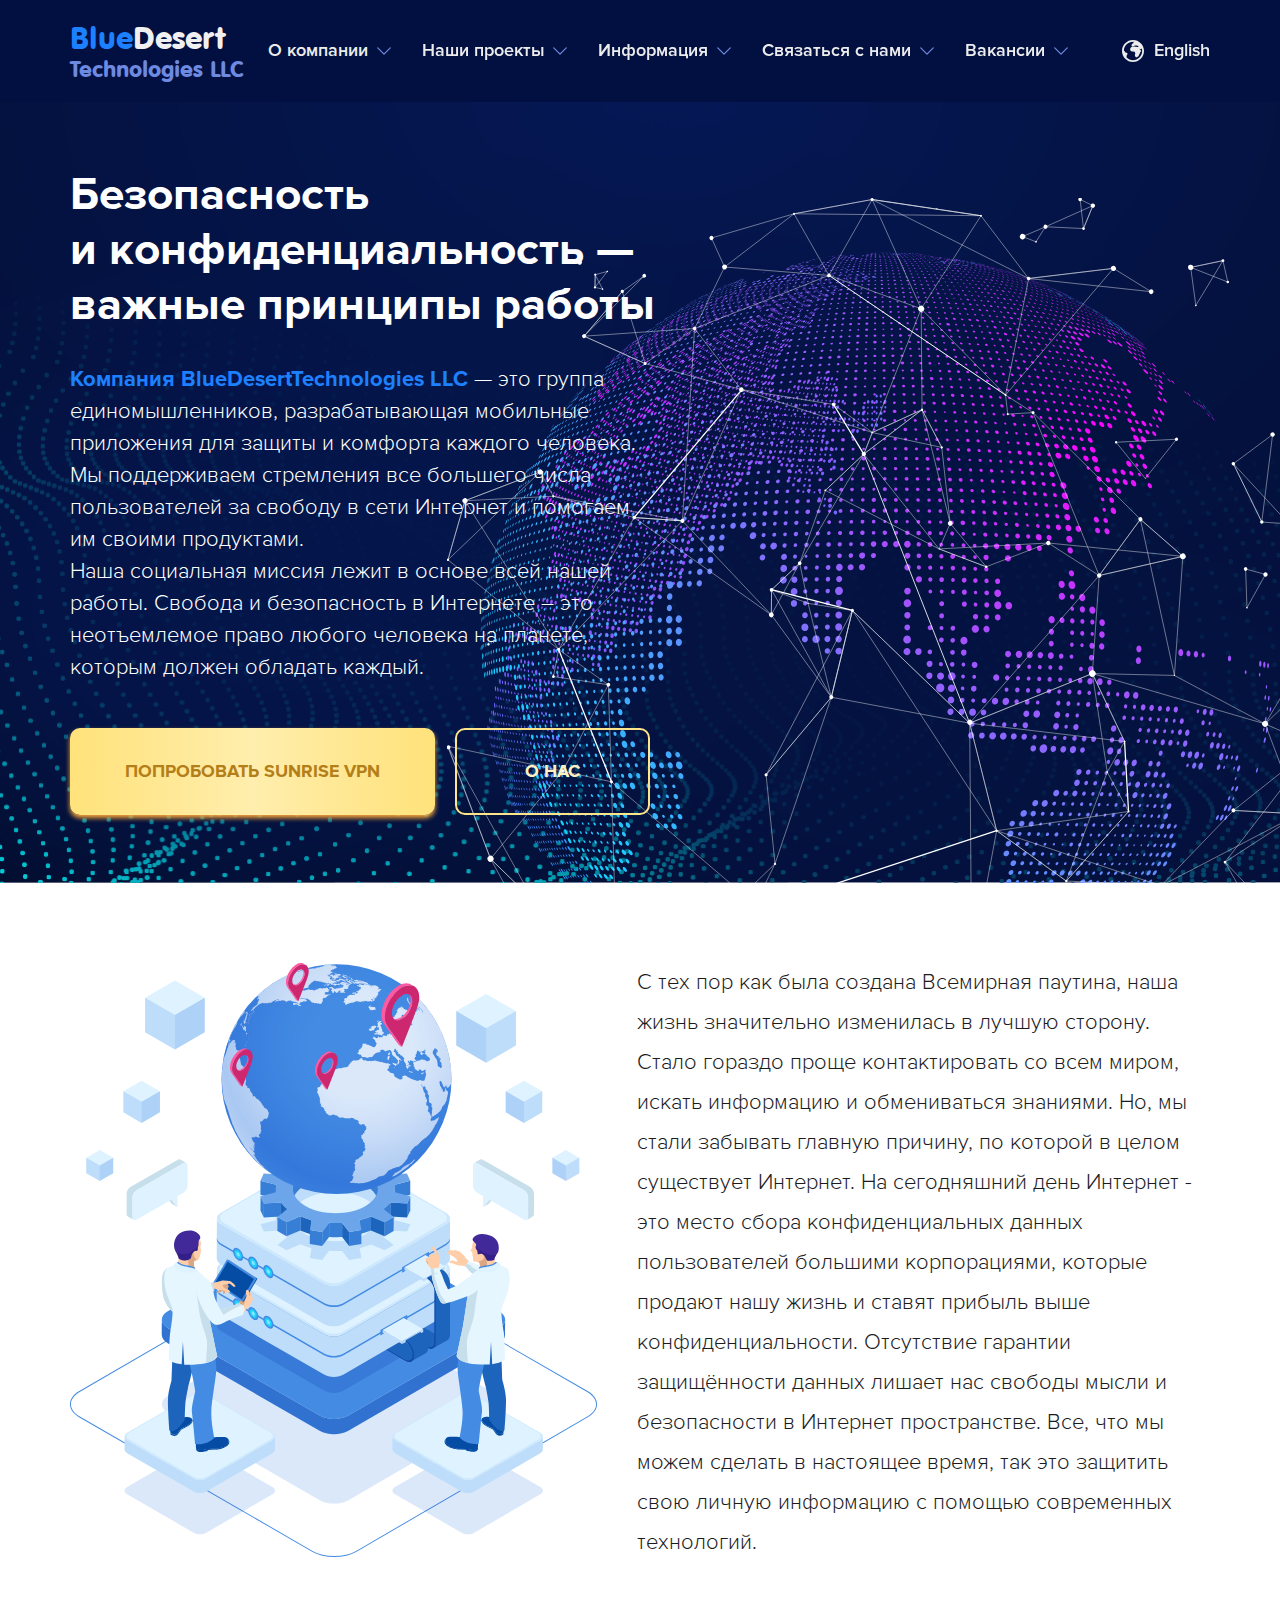
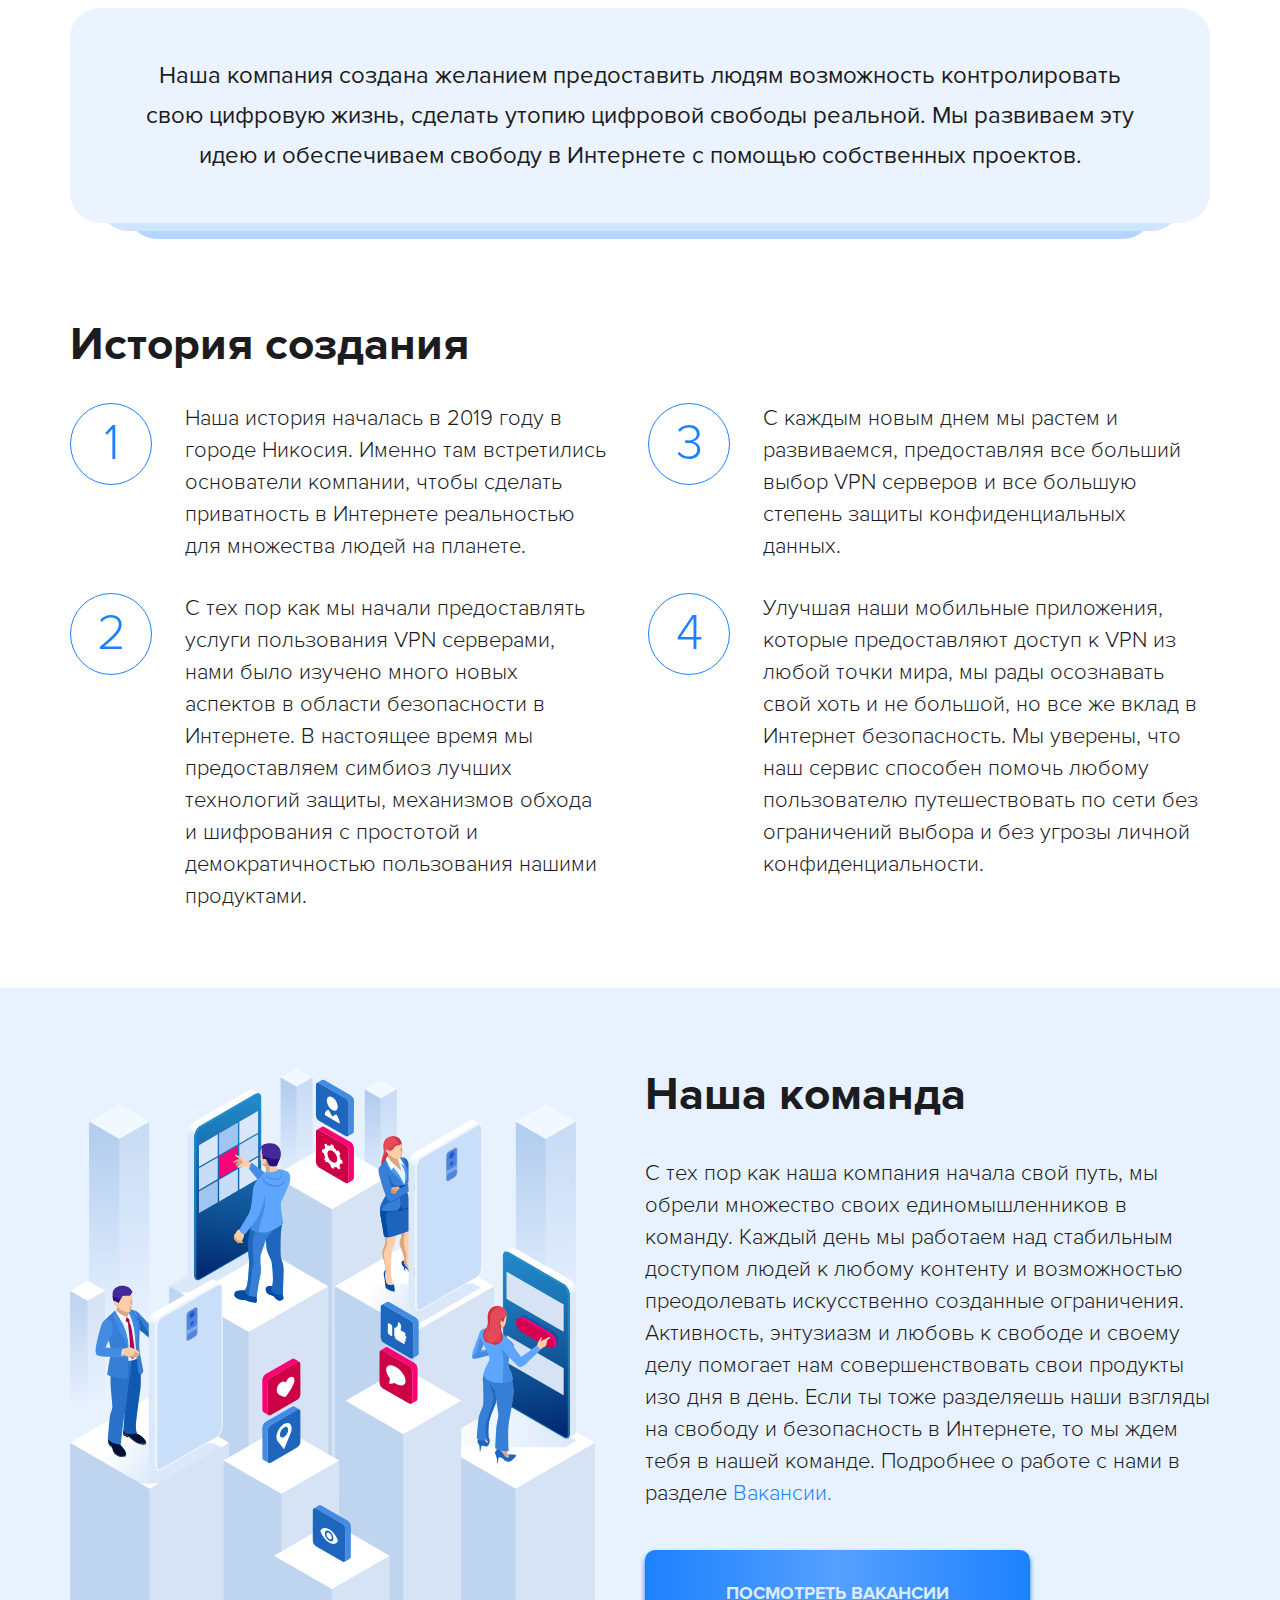
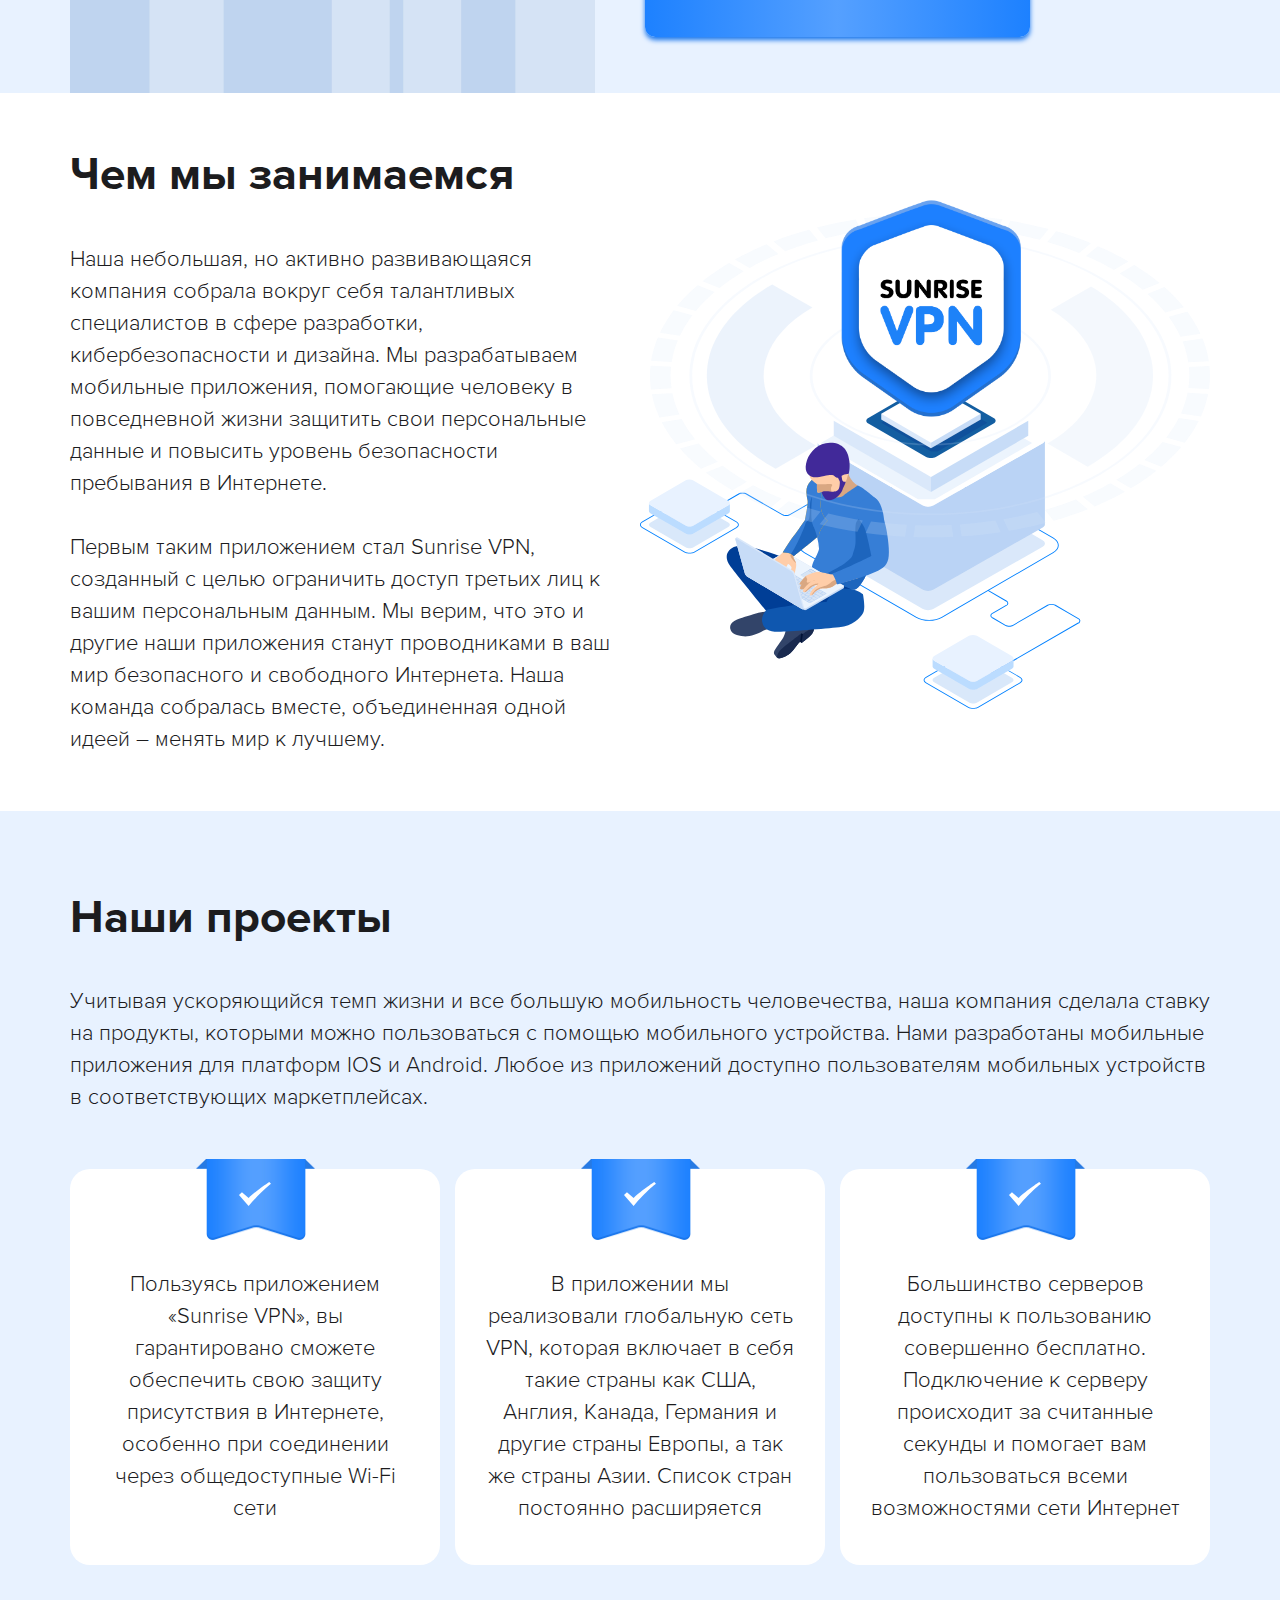
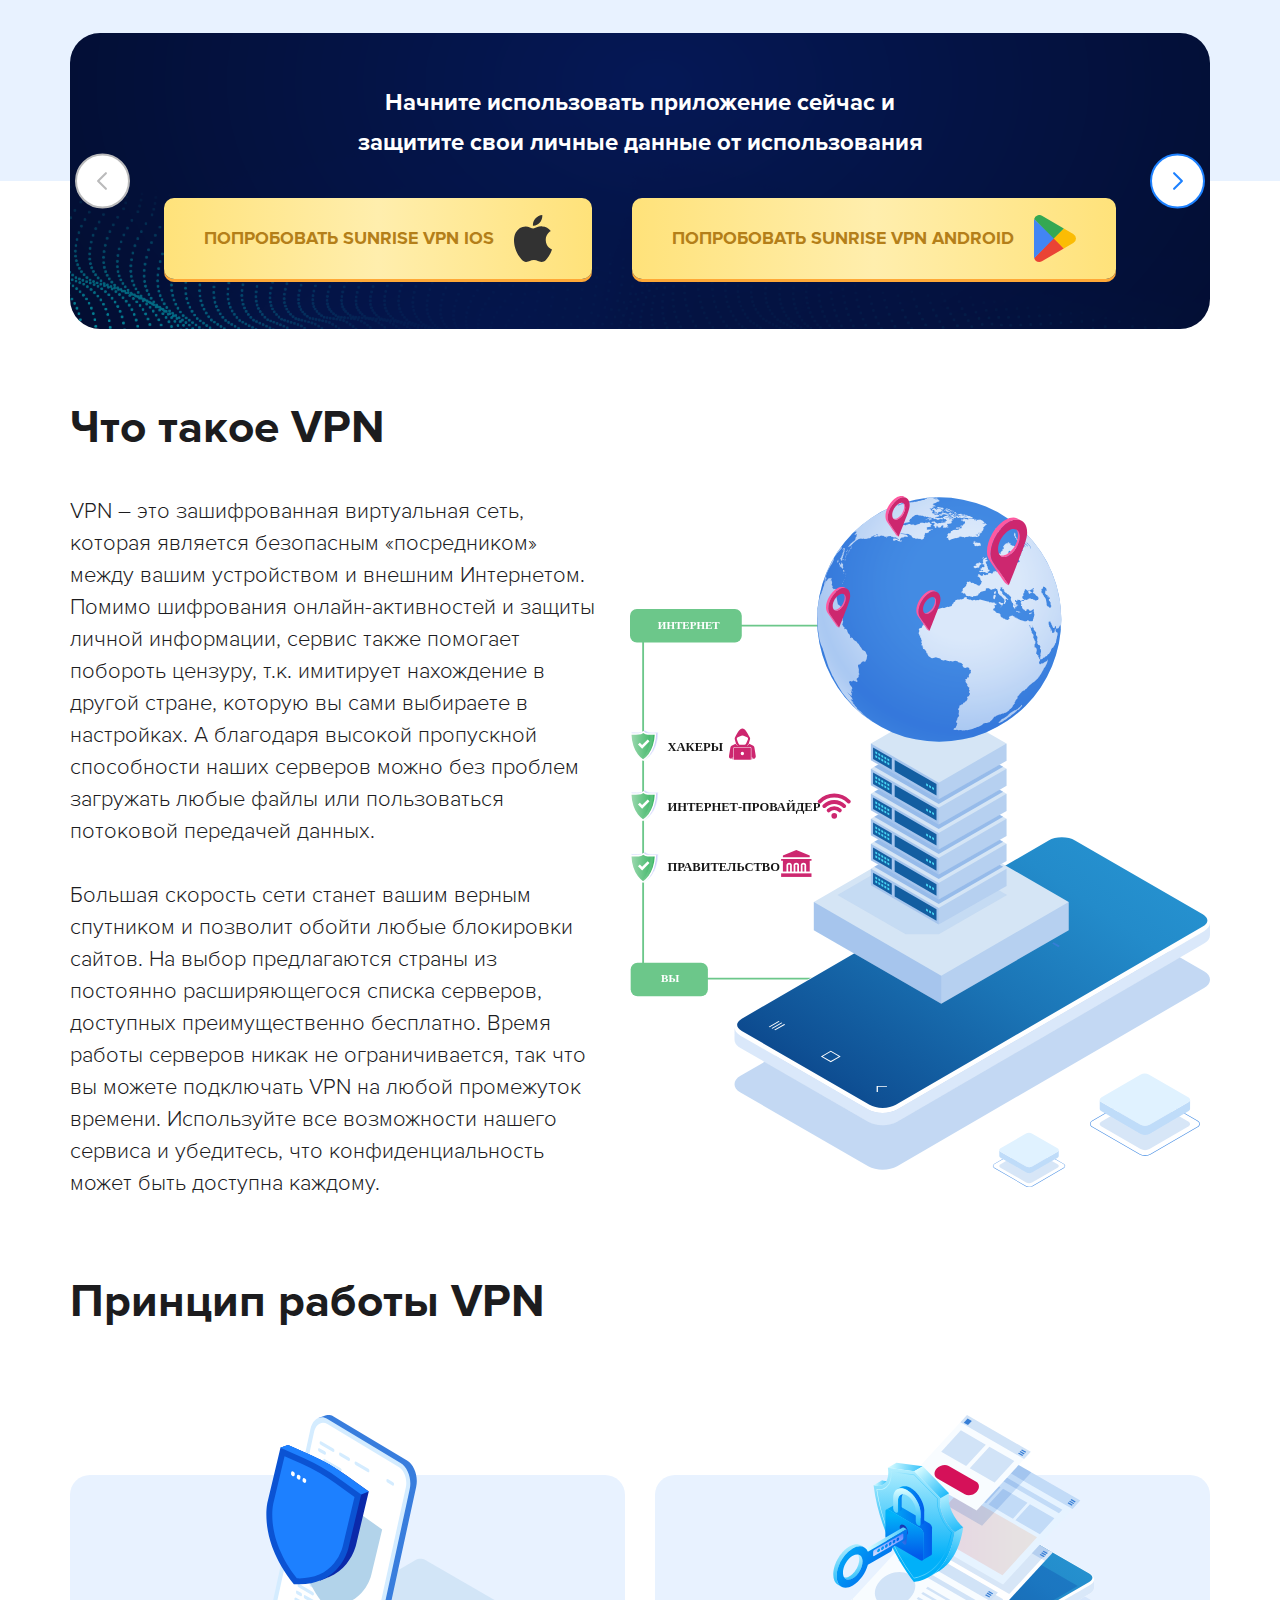
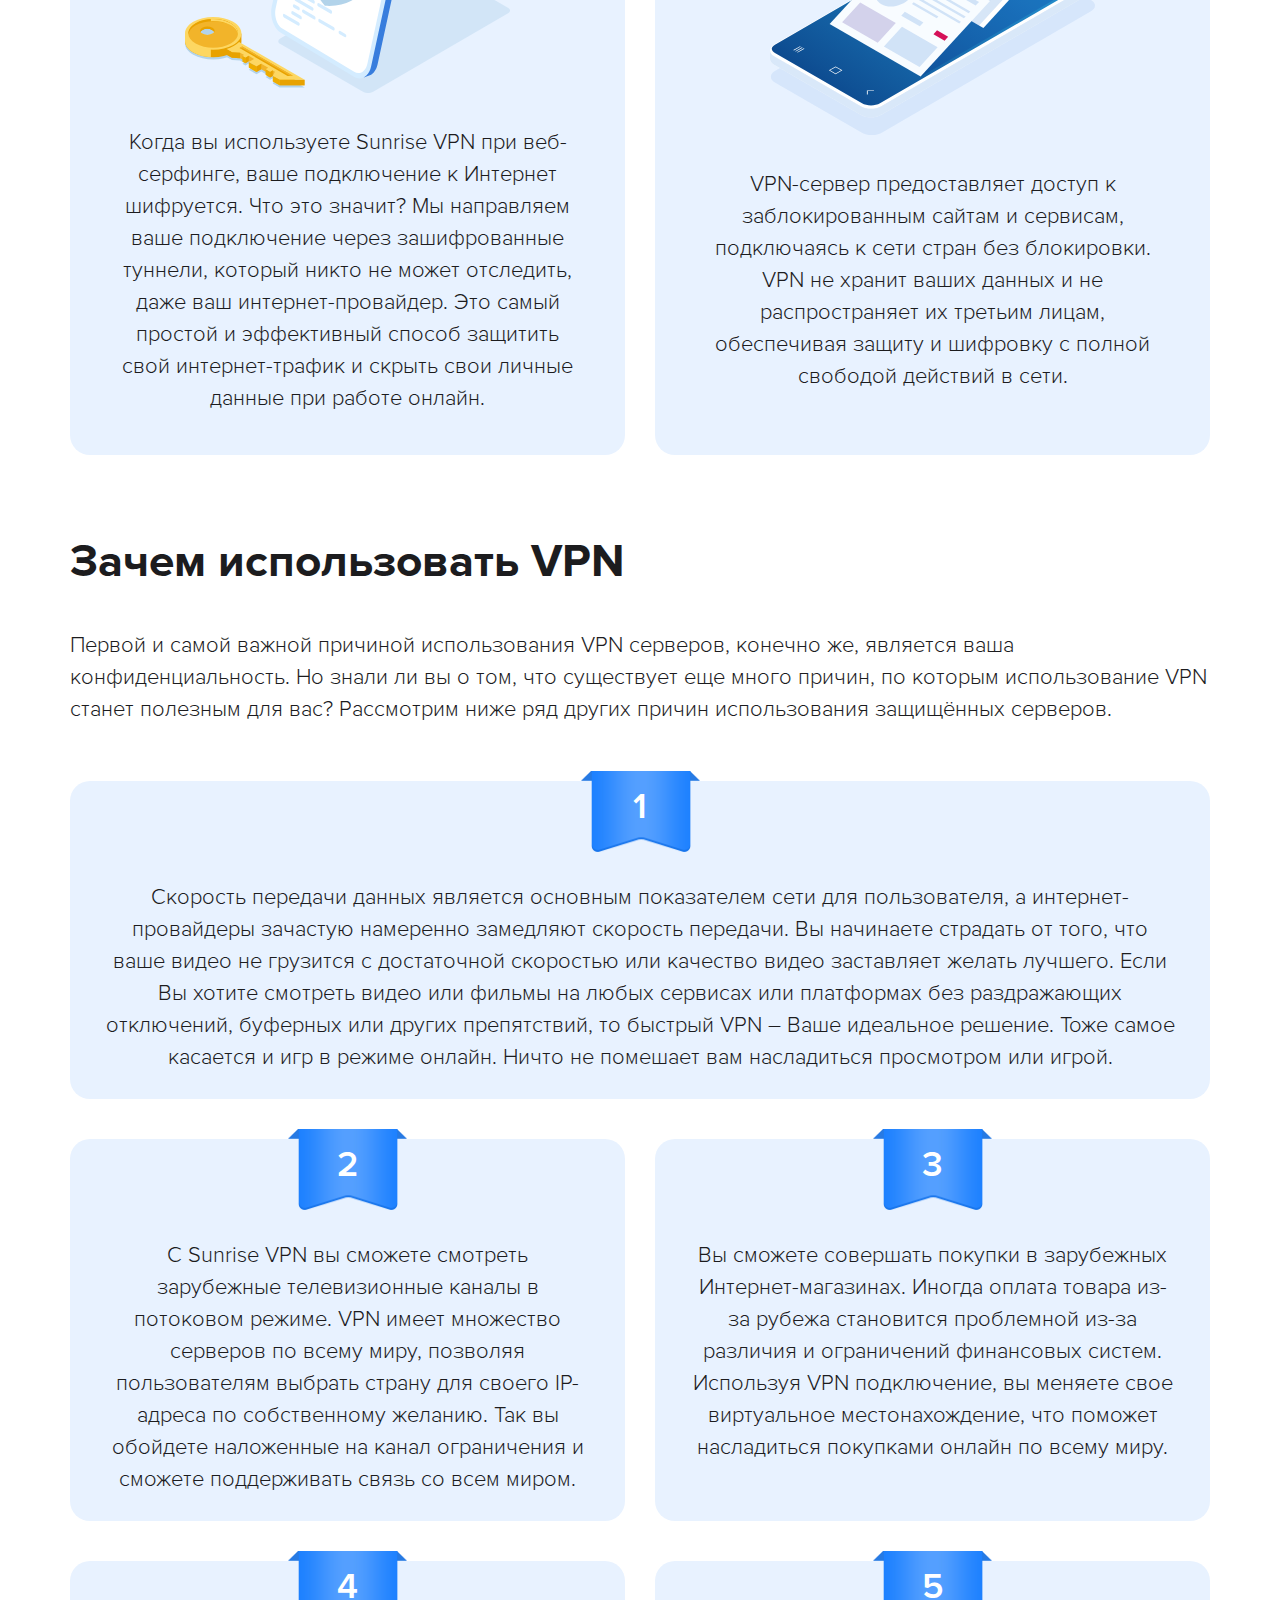
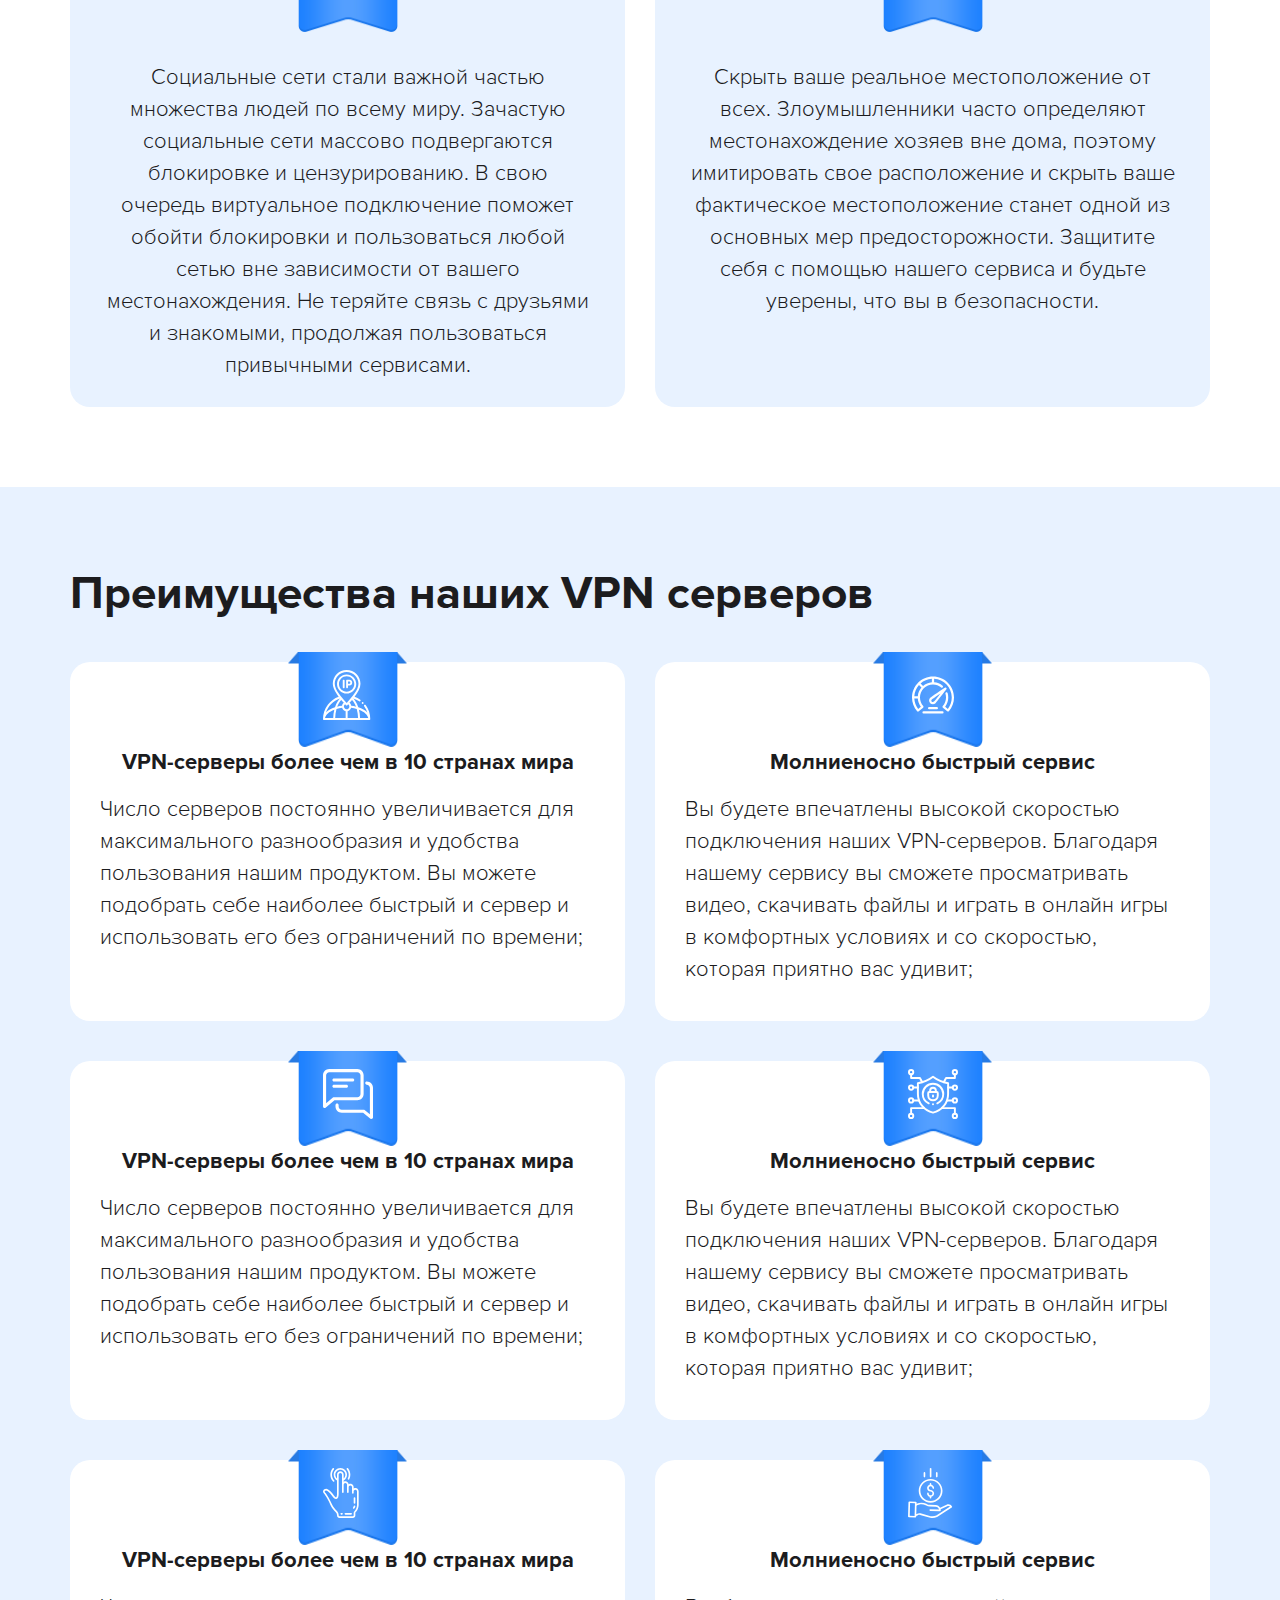
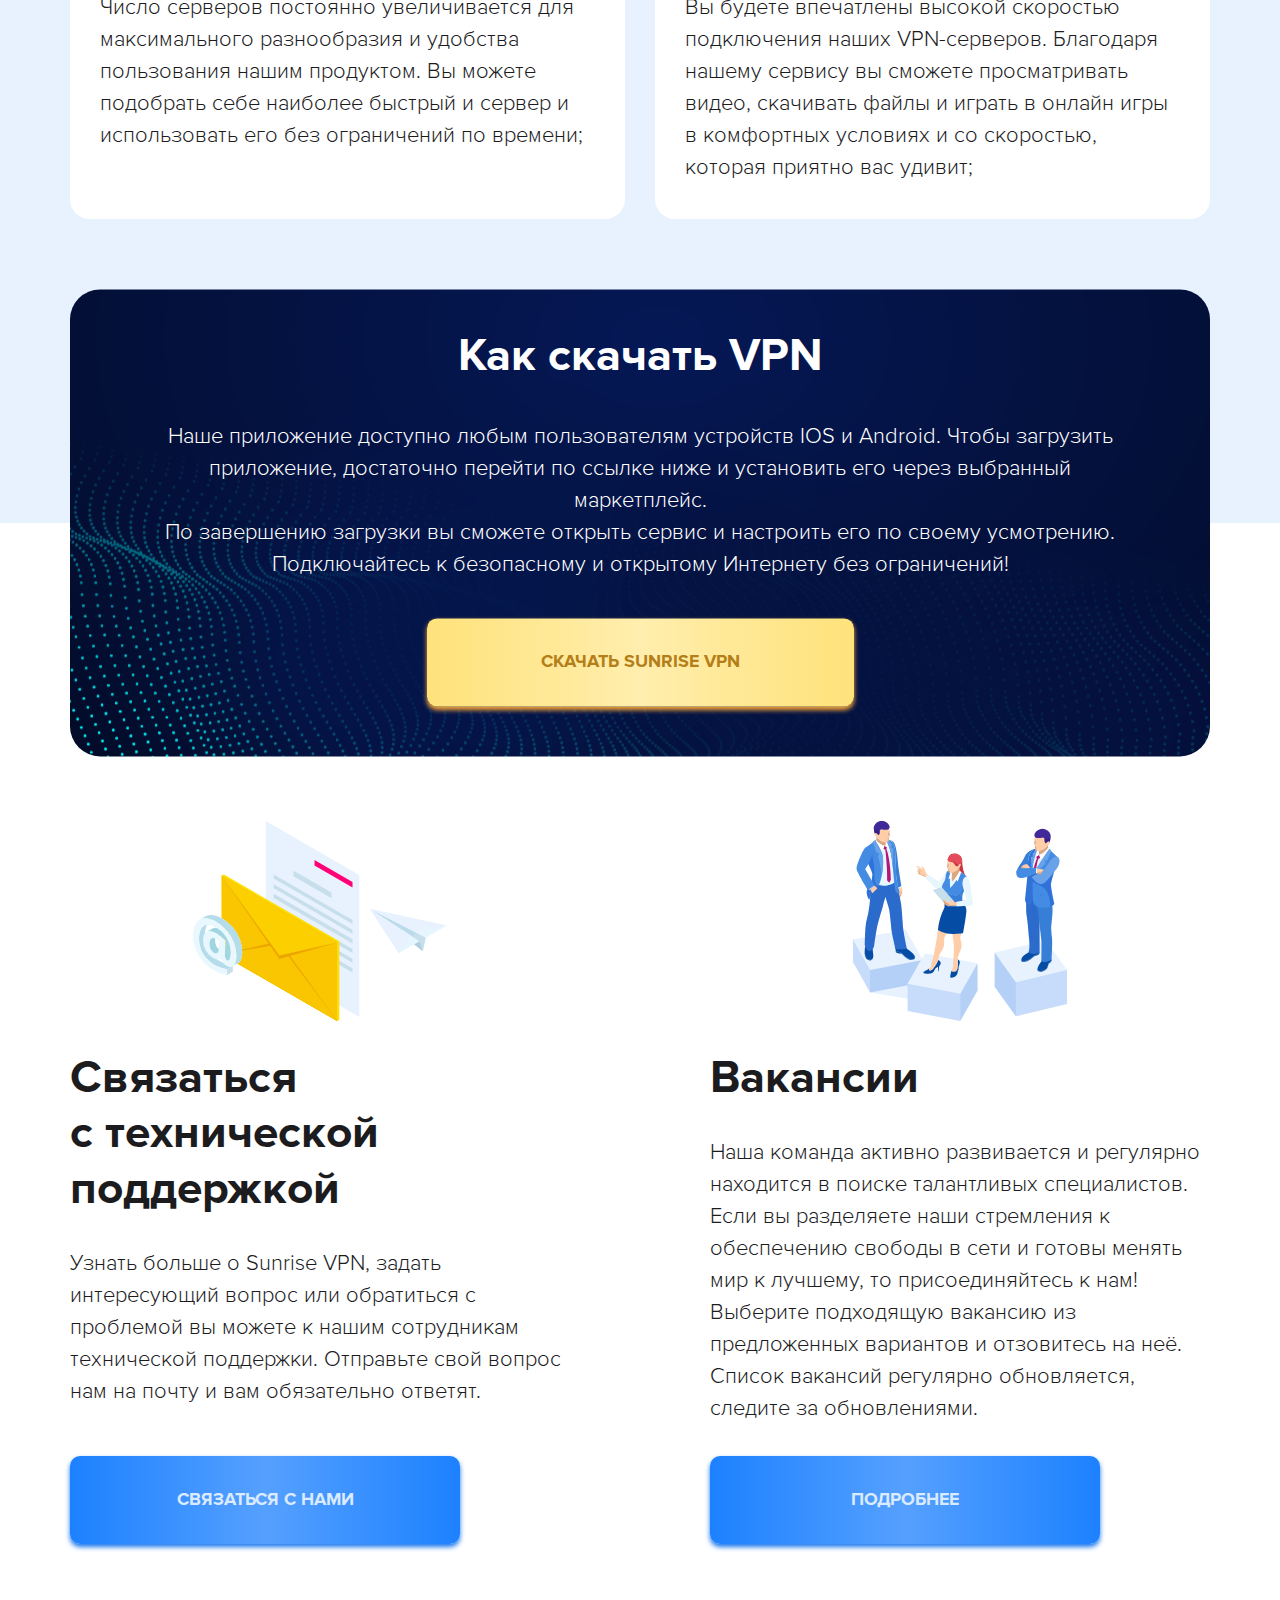
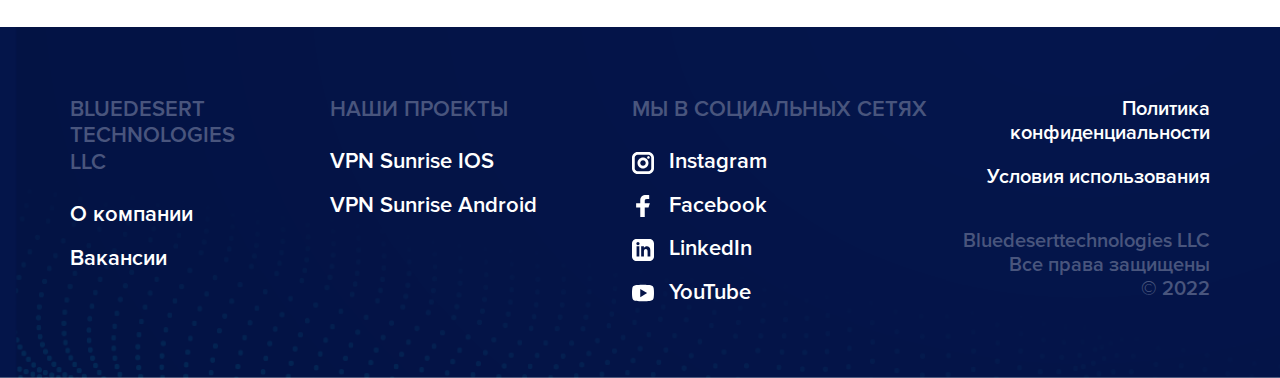
<file: index.html>
<!DOCTYPE html>
<html lang="ru">
	<head>
	   <meta charset="UTF-8">
	   <meta http-equiv="X-UA-Compatible" content="IE=edge">
	   <meta name="format-detection" content="telephone=no">
	   <meta name="viewport" content="width=device-width,initial-scale=1,maximum-scale=1" />
	   <title>BlueDesert</title>
	   <link rel="stylesheet" href="css/style.css"> 
	</head>
	<body>
		<header class="header">
			<div class="header__container">
				<div class="header__left">
					<a href="#" class="header__logo">
						<p>
							<span>Blue</span>Desert
						</p>
						Technologies LLC
					</a>
					<nav class="header__menu menu">
						<ul class="menu__list">
							<li class="menu__item">
								<a class="menu__link">
									О компании
									<img src="img/main/arrow.svg" alt="">
								</a>
								<ul class="menu__sublist">
									<li>
										<a href="#">
											Что такое VPN
										</a>
									</li>
									<li>
										<a href="#">
											Зачем использовать VPN
										</a>
									</li>
									<li>
										<a href="#">
											Преимущества наших	<br> VPN серверов
										</a>
									</li>
								</ul>
							</li>
							<li class="menu__item">
								<a class="menu__link">
									Наши проекты
									<img src="img/main/arrow.svg" alt="">
								</a>
								<ul class="menu__sublist">
									<li>
										<a href="#">
											Что такое VPN
										</a>
									</li>
									<li>
										<a href="#">
											Зачем использовать VPN
										</a>
									</li>
									<li>
										<a href="#">
											Преимущества наших	<br> VPN серверов
										</a>
									</li>
								</ul>								
							</li>
							<li class="menu__item">
								<a class="menu__link">
									Информация
									<img src="img/main/arrow.svg" alt="">
								</a>
								<ul class="menu__sublist">
									<li>
										<a href="#">
											Что такое VPN
										</a>
									</li>
									<li>
										<a href="#">
											Зачем использовать VPN
										</a>
									</li>
									<li>
										<a href="#">
											Преимущества наших	<br> VPN серверов
										</a>
									</li>
								</ul>								
							</li>
							<li class="menu__item">
								<a class="menu__link">
									Связаться с нами
									<img src="img/main/arrow.svg" alt="">
								</a>
								<ul class="menu__sublist">
									<li>
										<a href="#">
											Что такое VPN
										</a>
									</li>
									<li>
										<a href="#">
											Зачем использовать VPN
										</a>
									</li>
									<li>
										<a href="#">
											Преимущества наших	<br> VPN серверов
										</a>
									</li>
								</ul>								
							</li>
							<li class="menu__item">
								<a class="menu__link">
									Вакансии
									<img src="img/main/arrow.svg" alt="">
								</a>
								<ul class="menu__sublist">
									<li>
										<a href="#">
											Что такое VPN
										</a>
									</li>
									<li>
										<a href="#">
											Зачем использовать VPN
										</a>
									</li>
									<li>
										<a href="#">
											Преимущества наших	<br> VPN серверов
										</a>
									</li>
								</ul>								
							</li>
						</ul>
					</nav>
				</div>
				<div class="header__wrap">
					<a href="#" class="header__language">
						<img src="img/main/language.svg" alt="">
						English
					</a>
					<div class="header__burger"><span></span></div>
				</div>

			</div>
		</header>
		<main class="main">
			<div class="main__container">
				<div class="main__content">
					<div class="main__title">
						Безопасность <br>
						и конфиденциальность —<br>
						важные принципы работы
					</div>
					<div class="main__text">
						<a href="#">Компания BlueDesertTechnologies LLC</a> — это группа единомышленников, разрабатывающая мобильные приложения для защиты и комфорта каждого человека. Мы поддерживаем стремления все большего числа пользователей за свободу в сети Интернет и помогаем им своими продуктами.
						<br>Наша социальная миссия лежит в основе всей нашей работы. Свобода и безопасность в Интернете – это неотъемлемое право любого человека на планете, которым должен обладать каждый.
					</div>
					<div class="main__buttons">
						<a href="#" class="main__btn">
							Попробовать Sunrise VPN
						</a>
						<a href="#" class="main__about">О НАС</a>
					</div>
				</div>
				<div class="main__image">
					<img src="img/main/world.svg" alt="">
				</div>
			</div>
		</main>
		<div class="history">
			<div class="history__container">
				<div class="history__top">
					<div class="history__image">
						<img src="img/history/1.svg" alt="">
					</div>
					<p>
						С тех пор как была создана Всемирная паутина, наша жизнь значительно изменилась в лучшую сторону. Стало гораздо проще контактировать со всем миром, искать информацию и обмениваться знаниями. Но, мы стали забывать главную причину, по которой в целом существует Интернет. На сегодняшний день Интернет - это место сбора конфиденциальных данных пользователей большими корпорациями, которые продают нашу жизнь и ставят прибыль выше конфиденциальности. Отсутствие гарантии защищённости данных лишает нас свободы мысли и безопасности в Интернет пространстве. Все, что мы можем сделать в настоящее время, так это защитить свою личную информацию с помощью современных технологий.
					</p>
				</div>
				<div class="history__quote">
					Наша компания создана желанием предоставить людям возможность контролировать свою цифровую жизнь, сделать утопию цифровой свободы реальной. Мы развиваем эту идею и обеспечиваем свободу в Интернете с помощью собственных проектов.
				</div>
				<div class="history__title title">
					История создания
				</div>
				<div class="history__steps">
					<div class="history__column">
						<div class="history__step">
							<div class="history__count">
								1
							</div>
							<p>
								Наша история началась в 2019 году в городе Никосия. Именно там встретились основатели компании, чтобы сделать приватность в Интернете реальностью для множества людей на планете.
							</p>
						</div>
						<div class="history__step">
							<div class="history__count">
								2
							</div>
							<p>
								С тех пор как мы начали предоставлять услуги пользования VPN серверами, нами было изучено много новых аспектов в области безопасности в Интернете. В настоящее время мы предоставляем симбиоз лучших технологий защиты, механизмов обхода и шифрования с простотой и демократичностью пользования нашими продуктами.
							</p>
						</div>
					</div>
					<div class="history__column">
						<div class="history__step">
							<div class="history__count">
								3
							</div>
							<p>
								С каждым новым днем мы растем и развиваемся, предоставляя все больший выбор VPN серверов и все большую степень защиты конфиденциальных данных.
							</p>
						</div>
						<div class="history__step">
							<div class="history__count">
								4
							</div>
							<p>
								Улучшая наши мобильные приложения, которые предоставляют доступ к VPN из любой точки мира, мы рады осознавать свой хоть и не большой, но все же вклад в Интернет безопасность. Мы уверены, что наш сервис способен помочь любому пользователю путешествовать по сети без ограничений выбора и без угрозы личной конфиденциальности.
							</p>
						</div>
					</div>

				</div>
			</div>
		</div>
		<div class="team">
			<div class="team__container">
				<div class="team__image">
					<img src="img/team/1.svg" alt="">
				</div>
				<div class="team__content">
					<div class="team__title title">
						Наша команда
					</div>
					<div class="team__text">
						С тех пор как наша компания начала свой путь, мы обрели множество своих единомышленников в команду. Каждый день мы работаем над стабильным доступом людей к любому контенту и возможностью преодолевать искусственно созданные ограничения. Активность, энтузиазм и любовь к свободе и своему делу помогает нам совершенствовать свои продукты изо дня в день. Если ты тоже разделяешь наши взгляды на свободу и безопасность в Интернете, то мы ждем тебя в нашей команде. Подробнее о работе с нами в разделе <a href="#">Вакансии.</a>
					</div>
					<a href="#" class="team__btn">
						ПОСМОТРЕТЬ ВАКАНСИИ
					</a>
				</div>
			</div>
		</div>
		<div class="work">
			<div class="work__container">
				<div class="work__content">
					<div class="work__title title">
						Чем мы занимаемся
					</div>
					<p>
						Наша небольшая, но активно развивающаяся компания собрала вокруг себя талантливых специалистов в сфере разработки, кибербезопасности и дизайна. Мы разрабатываем мобильные приложения, помогающие человеку в повседневной жизни защитить свои персональные данные и повысить уровень безопасности пребывания в Интернете.
						<br><br>
						Первым таким приложением стал Sunrise VPN, созданный с целью ограничить доступ третьих лиц к вашим персональным данным. Мы верим, что это и другие наши приложения станут проводниками в ваш мир безопасного и свободного Интернета. Наша команда собралась вместе, объединенная одной идеей – менять мир к лучшему.
					</p>
				</div>
				<div class="work__image">
					<img src="img/work/1.svg" alt="">
				</div>
			</div>
		</div>
		<div class="slider-wrapper">
			<div class="slider-wrapper__slide">
				<div class="projects">
					<div class="projects__container">
						<div class="projects__title title">
							Наши проекты
						</div>
						<div class="projects__subtitle">
							Учитывая ускоряющийся темп жизни и все большую мобильность человечества, наша компания сделала ставку на продукты, которыми можно пользоваться с помощью мобильного устройства. Нами разработаны мобильные приложения для платформ IOS и Android. Любое из приложений доступно пользователям мобильных устройств в соответствующих маркетплейсах.
						</div>
						<div class="projects__cards">
							<div class="projects__card">
								<div class="projects__top">
									<img src="img/projects/check.svg" alt="">
								</div>
								<p>
									Пользуясь приложением «Sunrise VPN», вы гарантировано сможете обеспечить свою защиту присутствия в Интернете, особенно при соединении через общедоступные Wi-Fi сети
								</p>
							</div>
							<div class="projects__card">
								<div class="projects__top">
									<img src="img/projects/check.svg" alt="">
								</div>
								<p>
									В приложении мы реализовали глобальную сеть VPN, которая включает в себя такие страны как США, Англия, Канада, Германия и другие страны Европы, а так же страны Азии. Список стран постоянно расширяется
								</p>
							</div>
							<div class="projects__card">
								<div class="projects__top">
									<img src="img/projects/check.svg" alt="">
								</div>
								<p>
									Большинство серверов доступны к пользованию совершенно бесплатно. Подключение к серверу происходит за считанные секунды и помогает вам пользоваться всеми возможностями сети Интернет
								</p>
							</div>
						</div>
						<div class="projects__slider">
							<div class="slider-arrowprev"></div>
							<div class="projects__slide">
								<p>
									Начните использовать приложение сейчас и защитите свои личные данные от использования
								</p>
								<div class="projects__btns">
									<a href="#" class="projects__btn">
										Попробовать Sunrise VPN IOS
										<img src="img/projects/store apple.svg" alt="">
									</a>
									<a href="#" class="projects__btn">
										Попробовать Sunrise VPN Android
										<img src="img/projects/store android.svg" alt="">
									</a>
								</div>
							</div>
							<div class="slider-arrownext"></div>
						</div>
					</div>
				</div>
				<div class="vpn">
					<div class="vpn__container">
						<div class="vpn__title title">
							Что такое VPN
						</div>
						<div class="vpn__top">
							<p>
								VPN – это зашифрованная виртуальная сеть, которая является безопасным «посредником» между вашим устройством и внешним Интернетом. Помимо шифрования онлайн-активностей и защиты личной информации, сервис также помогает побороть цензуру, т.к. имитирует нахождение в другой стране, которую вы сами выбираете в настройках. А благодаря высокой пропускной способности наших серверов можно без проблем загружать любые файлы или пользоваться потоковой передачей данных. 
								<br><br>
								Большая скорость сети станет вашим верным спутником и позволит обойти любые блокировки сайтов. На выбор предлагаются страны из постоянно расширяющегося списка серверов, доступных преимущественно бесплатно. Время работы серверов никак не ограничивается, так что вы можете подключать VPN на любой промежуток времени. Используйте все возможности нашего сервиса и убедитесь, что конфиденциальность может быть доступна каждому.
							</p>
							<div class="vpn__image">
								<img src="img/vpn/1.svg" alt="">
							</div>
						</div>
						<div class="vpn__title title">
							Принцип работы VPN
						</div>
						<div class="vpn__items">
							<div class="vpn__item">
								<img src="img/vpn/0-6 mini1.svg" alt="">
								<p>
									Когда вы используете Sunrise VPN при веб-серфинге, ваше подключение к Интернет шифруется. Что это значит? Мы направляем ваше подключение через зашифрованные туннели, который никто не может отследить, даже ваш интернет-провайдер. Это самый простой и эффективный способ защитить свой интернет-трафик и скрыть свои личные данные при работе онлайн.
								</p>
							</div>
							<div class="vpn__item">
								<img src="img/vpn/0-6 mini2.svg" alt="">
								<p>
									VPN-сервер предоставляет доступ к заблокированным сайтам и сервисам, подключаясь к сети стран без блокировки. VPN не хранит ваших данных и не распространяет их третьим лицам, обеспечивая защиту и шифровку с полной свободой действий в сети.
								</p>
							</div>
						</div>
						<div class="vpn__title title">
							Зачем использовать VPN
						</div>
						<div class="vpn__text">
							Первой и самой важной причиной использования VPN серверов, конечно же, является ваша конфиденциальность. Но знали ли вы о том, что существует еще много причин, по которым использование VPN станет полезным для вас? Рассмотрим ниже ряд других причин использования защищённых серверов.
						</div>
						<div class="vpn__cards">
							<div class="vpn__card big">
								<div class="vpn__count">
									<span>1</span>
								</div>
								<p>
									Скорость передачи данных является основным показателем сети для пользователя, а интернет-провайдеры зачастую намеренно замедляют скорость передачи. Вы начинаете страдать от того, что ваше видео не грузится с достаточной скоростью или качество видео заставляет желать лучшего. Если Вы хотите смотреть видео или фильмы на любых сервисах или платформах без раздражающих отключений, буферных или других препятствий, то быстрый VPN – Ваше идеальное решение. Тоже самое касается и игр в режиме онлайн. Ничто не помешает вам насладиться просмотром или игрой.
								</p>
							</div>
							<div class="vpn__card">
								<div class="vpn__count">
									<span>2</span>
								</div>
								<p>
									С Sunrise VPN вы сможете смотреть зарубежные телевизионные каналы в потоковом режиме. VPN имеет множество серверов по всему миру, позволяя пользователям выбрать страну для своего IP-адреса по собственному желанию. Так вы обойдете наложенные на канал ограничения и сможете поддерживать связь со всем миром.
								</p>
							</div>
							<div class="vpn__card">
								<div class="vpn__count">
									<span>3</span>
								</div>
								<p>
									Вы сможете совершать покупки в зарубежных Интернет-магазинах. Иногда оплата товара из-за рубежа становится проблемной из-за различия и ограничений финансовых систем. Используя VPN подключение, вы меняете свое виртуальное местонахождение, что поможет насладиться покупками онлайн по всему миру.
								</p>
							</div>
							<div class="vpn__card">
								<div class="vpn__count">
									<span>4</span>
								</div>
								<p>
									Социальные сети стали важной частью множества людей по всему миру. Зачастую социальные сети массово подвергаются блокировке и цензурированию. В свою очередь виртуальное подключение поможет обойти блокировки и пользоваться любой сетью вне зависимости от вашего местонахождения. Не теряйте связь с друзьями и знакомыми, продолжая пользоваться привычными сервисами.
								</p>
							</div>
							<div class="vpn__card">
								<div class="vpn__count">
									<span>5</span>
								</div>
								<p>
									Скрыть ваше реальное местоположение от всех. Злоумышленники часто определяют местонахождение хозяев вне дома, поэтому имитировать свое расположение и скрыть ваше фактическое местоположение станет одной из основных мер предосторожности. Защитите себя с помощью нашего сервиса и будьте уверены, что вы в безопасности.
								</p>
							</div>
						</div>
					</div>
				</div>
				<div class="benefits">
					<div class="benefits__container">
						<div class="benefits__title title">
							Преимущества наших VPN серверов
						</div>
						<div class="benefits__cards">
							<div class="benefits__card">
								<div class="benefits__top">
									<img src="img/benefits/1.svg" alt="">
								</div>
								<p>
									<b>VPN-серверы более чем в 10 странах мира</b>
									Число серверов постоянно увеличивается для максимального разнообразия и удобства пользования нашим продуктом. Вы можете подобрать себе наиболее быстрый и сервер и использовать его без ограничений по времени;
								</p>
							</div>
							<div class="benefits__card">
								<div class="benefits__top">
									<img src="img/benefits/2.svg" alt="">
								</div>
								<p>
									<b>Молниеносно быстрый сервис</b>
									Вы будете впечатлены высокой скоростью подключения наших VPN-серверов. Благодаря нашему сервису вы сможете просматривать видео, скачивать файлы и играть в онлайн игры в комфортных условиях и со скоростью, которая приятно вас удивит;
								</p>
							</div>
							<div class="benefits__card">
								<div class="benefits__top">
									<img src="img/benefits/3.svg" alt="">
								</div>
								<p>
									<b>VPN-серверы более чем в 10 странах мира</b>
									Число серверов постоянно увеличивается для максимального разнообразия и удобства пользования нашим продуктом. Вы можете подобрать себе наиболее быстрый и сервер и использовать его без ограничений по времени;
								</p>
							</div>
							<div class="benefits__card">
								<div class="benefits__top">
									<img src="img/benefits/4.svg" alt="">
								</div>
								<p>
									<b>Молниеносно быстрый сервис</b>
									Вы будете впечатлены высокой скоростью подключения наших VPN-серверов. Благодаря нашему сервису вы сможете просматривать видео, скачивать файлы и играть в онлайн игры в комфортных условиях и со скоростью, которая приятно вас удивит;
								</p>
							</div>
							<div class="benefits__card">
								<div class="benefits__top">
									<img src="img/benefits/5.svg" alt="">
								</div>
								<p>
									<b>VPN-серверы более чем в 10 странах мира</b>
									Число серверов постоянно увеличивается для максимального разнообразия и удобства пользования нашим продуктом. Вы можете подобрать себе наиболее быстрый и сервер и использовать его без ограничений по времени;
								</p>
							</div>
							<div class="benefits__card">
								<div class="benefits__top">
									<img src="img/benefits/6.svg" alt="">
								</div>
								<p>
									<b>Молниеносно быстрый сервис</b>
									Вы будете впечатлены высокой скоростью подключения наших VPN-серверов. Благодаря нашему сервису вы сможете просматривать видео, скачивать файлы и играть в онлайн игры в комфортных условиях и со скоростью, которая приятно вас удивит;
								</p>
							</div>
						</div>
						<div class="benefits__download">
							<p>
								Как скачать VPN
							</p>
							<span>
								Наше приложение доступно любым пользователям устройств IOS и Android. Чтобы загрузить приложение, достаточно перейти по ссылке ниже и установить его через выбранный маркетплейс. 
								<br>По завершению загрузки вы сможете открыть сервис и настроить его по своему усмотрению. Подключайтесь к безопасному и открытому Интернету без ограничений!
							</span>
							<a href="#">
								Скачать Sunrise VPN
							</a>
						</div>
					</div>
				</div>
			</div>
			<div class="slider-wrapper__slide">
				<div class="projects">
					<div class="projects__container">
						<div class="projects__title title">
							Наши проекты
						</div>
						<div class="projects__subtitle">
							Учитывая ускоряющийся темп жизни и все большую мобильность человечества, наша компания сделала ставку на продукты, которыми можно пользоваться с помощью мобильного устройства. 
						</div>
						<div class="projects__cards">
							<div class="projects__card">
								<div class="projects__top">
									<img src="img/projects/check.svg" alt="">
								</div>
								<p>
									Пользуясь приложением «Template, вы гарантировано сможете обеспечить свою защиту присутствия в Интернете, особенно при соединении через общедоступные Wi-Fi сети
								</p>
							</div>
							<div class="projects__card">
								<div class="projects__top">
									<img src="img/projects/check.svg" alt="">
								</div>
								<p>
									В приложении мы реализовали глобальную сеть VPN, которая включает в себя такие страны как США, Англия, Канада, Германия и другие страны Европы, а так же страны Азии. Список стран постоянно расширяется
								</p>
							</div>
							<div class="projects__card">
								<div class="projects__top">
									<img src="img/projects/check.svg" alt="">
								</div>
								<p>
									Большинство серверов доступны к пользованию совершенно бесплатно. Подключение к серверу происходит за считанные секунды и помогает вам пользоваться всеми возможностями сети Интернет
								</p>
							</div>
						</div>
						<div class="projects__slider">
							<div class="slider-arrowprev"></div>
							<div class="projects__slide">
								<p>
									Начните использовать приложение сейчас и защитите свои личные данные от использования
								</p>
								<div class="projects__btns">
									<a href="#" class="projects__btn">
										Попробовать template IOS
										<img src="img/projects/store apple.svg" alt="">
									</a>
									<a href="#" class="projects__btn">
										Попробовать template Android
										<img src="img/projects/store android.svg" alt="">
									</a>
								</div>
							</div>
							<div class="slider-arrownext"></div>
						</div>
					</div>
				</div>
				<div class="vpn">
					<div class="vpn__container">
						<div class="vpn__title title">
							Что такое template
						</div>
						<div class="vpn__top">
							<p>
								template – это зашифрованная виртуальная сеть, которая является безопасным «посредником» между вашим устройством и внешним Интернетом. Помимо шифрования онлайн-активностей и защиты личной информации, сервис также помогает побороть цензуру, т.к. имитирует нахождение в другой стране, которую вы сами выбираете в настройках. А благодаря высокой пропускной способности наших серверов можно без проблем загружать любые файлы или пользоваться потоковой передачей данных. 
								<br><br>
								Большая скорость сети станет вашим верным спутником и позволит обойти любые блокировки сайтов. На выбор предлагаются страны из постоянно расширяющегося списка серверов, доступных преимущественно бесплатно. Время работы серверов никак не ограничивается, так что вы можете подключать VPN на любой промежуток времени. Используйте все возможности нашего сервиса и убедитесь, что конфиденциальность может быть доступна каждому.
							</p>
							<div class="vpn__image">
								<img src="img/vpn/1.svg" alt="">
							</div>
						</div>
						<div class="vpn__title title">
							Принцип работы template
						</div>
						<div class="vpn__items">
							<div class="vpn__item">
								<img src="img/vpn/0-6 mini1.svg" alt="">
								<p>
									Когда вы используете Sunrise VPN при веб-серфинге, ваше подключение к Интернет шифруется. Что это значит? Мы направляем ваше подключение через зашифрованные туннели, который никто не может отследить, даже ваш интернет-провайдер. Это самый простой и эффективный способ защитить свой интернет-трафик и скрыть свои личные данные при работе онлайн.
								</p>
							</div>
							<div class="vpn__item">
								<img src="img/vpn/0-6 mini2.svg" alt="">
								<p>
									VPN-сервер предоставляет доступ к заблокированным сайтам и сервисам, подключаясь к сети стран без блокировки. VPN не хранит ваших данных и не распространяет их третьим лицам, обеспечивая защиту и шифровку с полной свободой действий в сети.
								</p>
							</div>
						</div>
						<div class="vpn__title title">
							Зачем использовать template
						</div>
						<div class="vpn__text">
							Первой и самой важной причиной использования VPN серверов, конечно же, является ваша конфиденциальность. Но знали ли вы о том, что существует еще много причин, по которым использование VPN станет полезным для вас? Рассмотрим ниже ряд других причин использования защищённых серверов.
						</div>
						<div class="vpn__cards">
							<div class="vpn__card big">
								<div class="vpn__count">
									<span>1</span>
								</div>
								<p>
									Скорость передачи данных является основным показателем сети для пользователя, а интернет-провайдеры зачастую намеренно замедляют скорость передачи. Вы начинаете страдать от того, что ваше видео не грузится с достаточной скоростью или качество видео заставляет желать лучшего. Если Вы хотите смотреть видео или фильмы на любых сервисах или платформах без раздражающих отключений, буферных или других препятствий, то быстрый VPN – Ваше идеальное решение. Тоже самое касается и игр в режиме онлайн. Ничто не помешает вам насладиться просмотром или игрой.
								</p>
							</div>
							<div class="vpn__card">
								<div class="vpn__count">
									<span>2</span>
								</div>
								<p>
									С Sunrise VPN вы сможете смотреть зарубежные телевизионные каналы в потоковом режиме. VPN имеет множество серверов по всему миру, позволяя пользователям выбрать страну для своего IP-адреса по собственному желанию. Так вы обойдете наложенные на канал ограничения и сможете поддерживать связь со всем миром.
								</p>
							</div>
							<div class="vpn__card">
								<div class="vpn__count">
									<span>3</span>
								</div>
								<p>
									Вы сможете совершать покупки в зарубежных Интернет-магазинах. Иногда оплата товара из-за рубежа становится проблемной из-за различия и ограничений финансовых систем. Используя VPN подключение, вы меняете свое виртуальное местонахождение, что поможет насладиться покупками онлайн по всему миру.
								</p>
							</div>
							<div class="vpn__card">
								<div class="vpn__count">
									<span>4</span>
								</div>
								<p>
									Социальные сети стали важной частью множества людей по всему миру. Зачастую социальные сети массово подвергаются блокировке и цензурированию. В свою очередь виртуальное подключение поможет обойти блокировки и пользоваться любой сетью вне зависимости от вашего местонахождения. Не теряйте связь с друзьями и знакомыми, продолжая пользоваться привычными сервисами.
								</p>
							</div>
						</div>
					</div>
				</div>
				<div class="benefits">
					<div class="benefits__container">
						<div class="benefits__title title">
							Преимущества template серверов
						</div>
						<div class="benefits__cards">
							<div class="benefits__card">
								<div class="benefits__top">
									<img src="img/benefits/4.svg" alt="">
								</div>
								<p>
									<b>Молниеносно быстрый сервис</b>
									Вы будете впечатлены высокой скоростью подключения наших VPN-серверов. Благодаря нашему сервису вы сможете просматривать видео, скачивать файлы и играть в онлайн игры в комфортных условиях и со скоростью, которая приятно вас удивит;
								</p>
							</div>
							<div class="benefits__card">
								<div class="benefits__top">
									<img src="img/benefits/5.svg" alt="">
								</div>
								<p>
									<b>VPN-серверы более чем в 10 странах мира</b>
									Число серверов постоянно увеличивается для максимального разнообразия и удобства пользования нашим продуктом. Вы можете подобрать себе наиболее быстрый и сервер и использовать его без ограничений по времени;
								</p>
							</div>
							<div class="benefits__card">
								<div class="benefits__top">
									<img src="img/benefits/6.svg" alt="">
								</div>
								<p>
									<b>Молниеносно быстрый сервис</b>
									Вы будете впечатлены высокой скоростью подключения наших VPN-серверов. Благодаря нашему сервису вы сможете просматривать видео, скачивать файлы и играть в онлайн игры в комфортных условиях и со скоростью, которая приятно вас удивит;
								</p>
							</div>
						</div>
						<div class="benefits__download">
							<p>
								Как скачать template
							</p>
							<span>
								Наше приложение доступно любым пользователям устройств IOS и Android. Чтобы загрузить приложение, достаточно перейти по ссылке ниже и установить его через выбранный маркетплейс. 
								<br>По завершению загрузки вы сможете открыть сервис и настроить его по своему усмотрению. Подключайтесь к безопасному и открытому Интернету без ограничений!
								По завершению загрузки вы сможете открыть сервис и настроить его по своему усмотрению. Подключайтесь к безопасному и открытому Интернету без ограничений!
								По завершению загрузки вы сможете открыть сервис и настроить его по своему усмотрению. Подключайтесь к безопасному и открытому Интернету без ограничений!
							</span>
							<a href="#">
								Скачать template
							</a>
						</div>
					</div>
				</div>
			</div>
		</div>
		<div class="contacts">
			<div class="contacts__container">
				<div class="contacts__card">
					<img src="img/contacts/1.svg" alt="">
					<p>
						Связаться <br>с технической <br>поддержкой
					</p>
					<span>
						Узнать больше о Sunrise VPN, задать интересующий вопрос или обратиться с проблемой вы можете к нашим сотрудникам технической поддержки. Отправьте свой вопрос нам на почту и вам обязательно ответят.
					</span>
					<a href="#">
						Связаться с нами
					</a>
				</div>
				<div class="contacts__card">
					<img src="img/contacts/2.svg" alt="">
					<p>
						Вакансии
					</p>
					<span>
						Наша команда активно развивается и регулярно находится в поиске талантливых специалистов. Если вы разделяете наши стремления к обеспечению свободы в сети и готовы менять мир к лучшему, то присоединяйтесь к нам! Выберите подходящую вакансию из предложенных вариантов и отзовитесь на неё. Список вакансий регулярно обновляется, следите за обновлениями.
					</span>
					<a href="#">
						ПОДРОБНЕЕ
					</a>
				</div>
			</div>
		</div>
		<footer class="footer">
			<div class="footer__container">
				<div class="footer__left">
					<div class="footer__list">
						<b>Bluedesert <br>technologies <br>LLC</b>
						<a href="#">
							О компании
						</a>
						<a href="#">
							Вакансии
						</a>
					</div>
					<div class="footer__list">
						<b>Наши проекты</b>
						<a href="#">
							VPN Sunrise IOS
						</a>
						<a href="#">
							VPN Sunrise Android
						</a>
					</div>
					<div class="footer__list">
						<b>Мы в социальных сетях</b>
						<a href="#">
							<img src="img/footer/footer1-insta.svg" alt="">Instagram
						</a>
						<a href="#">
							<img src="img/footer/footer2-fb.svg" alt="">Facebook
						</a>
						<a href="#">
							<img src="img/footer/footer3-linked2.svg" alt="">LinkedIn
						</a>
						<a href="#">
							<img src="img/footer/footer4-yt.svg" alt="">YouTube
						</a>
					</div>
				</div>
				<div class="footer__right">
					<a href="#">
						Политика <br>конфиденциальности
					</a>
					<a href="#">
						Условия использования
					</a>
					<p>
						Bluedeserttechnologies LLC <br>
						Все права защищены <br>
						© 2022
					</p>
				</div>
			</div>
		</footer>
		<script src="js/jquery-3.6.0.min.js"></script>
		<script src="js/slick.min.js"></script>  
		<script src="js/script.js"></script>  
	</body>
</html>
</file>
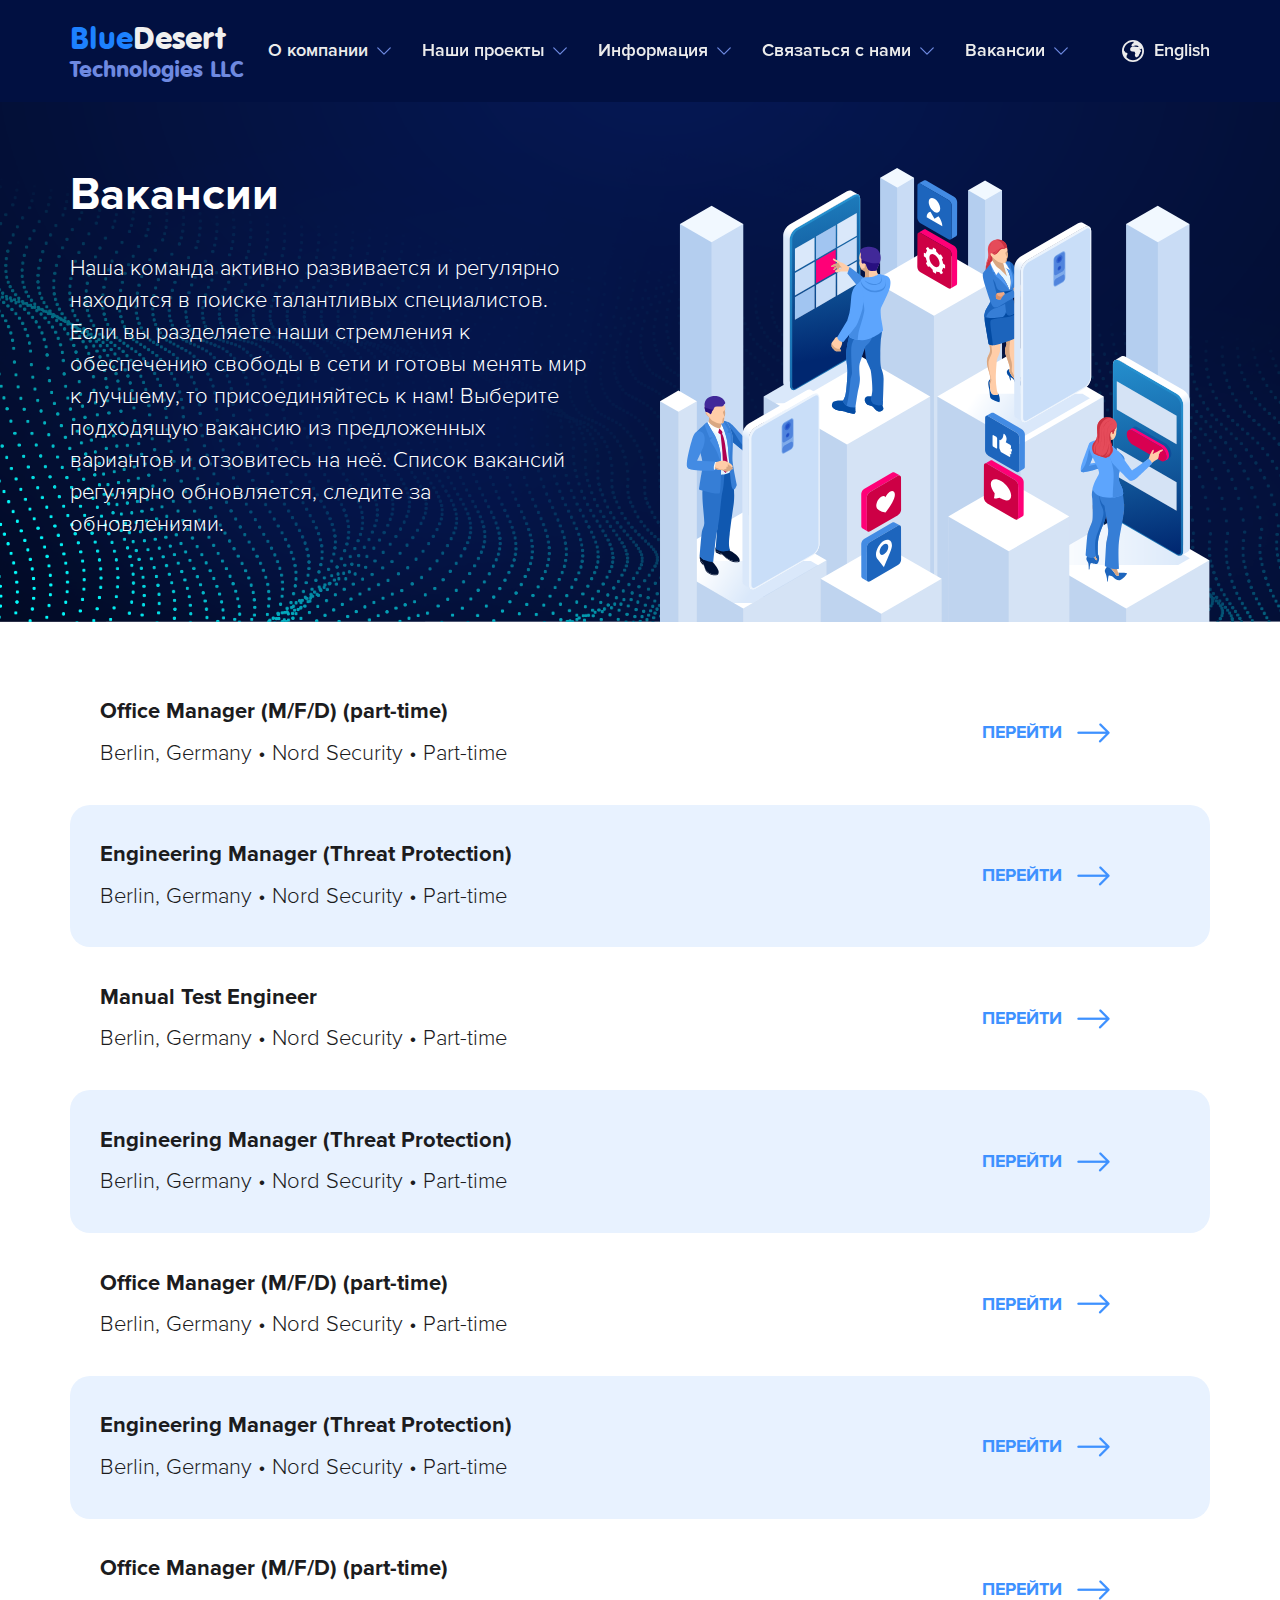
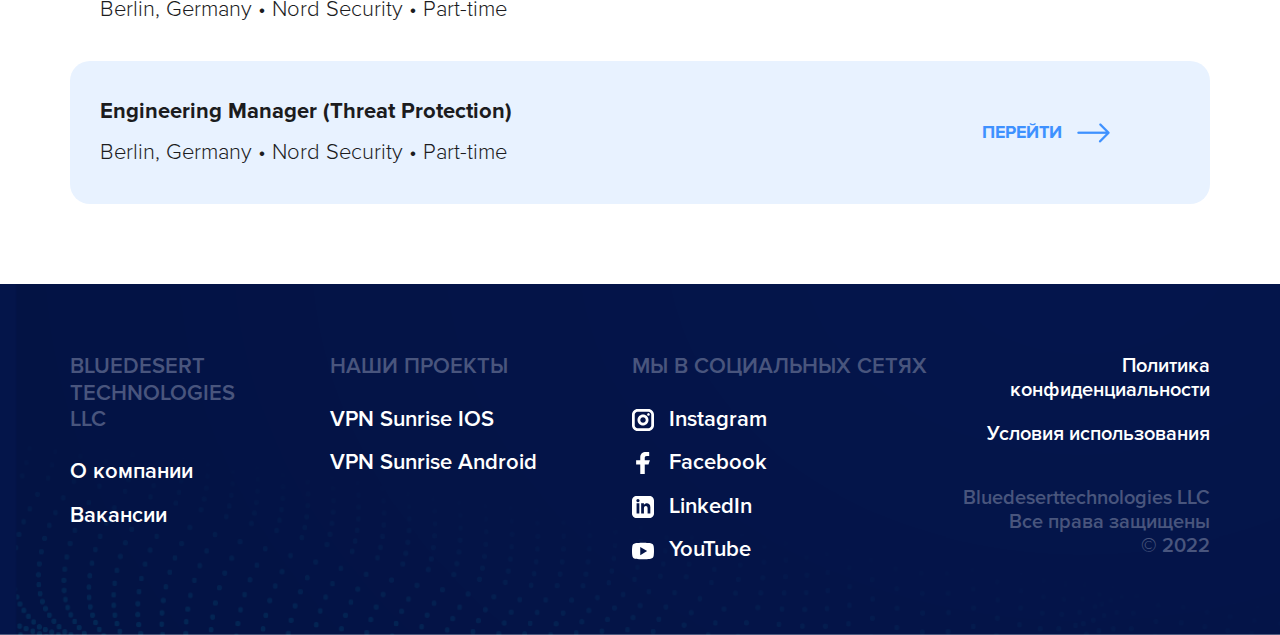
<file: vacancy.html>
<!DOCTYPE html>
<html lang="ru">
	<head>
	   <meta charset="UTF-8">
	   <meta http-equiv="X-UA-Compatible" content="IE=edge">
	   <meta name="format-detection" content="telephone=no">
	   <meta name="viewport" content="width=device-width,initial-scale=1,maximum-scale=1" />
	   <title>BlueDesert</title>
	   <link rel="stylesheet" href="css/style.css"> 
	</head>
	<body>
		<header class="header">
			<div class="header__container">
				<div class="header__left">
					<a href="#" class="header__logo">
						<p>
							<span>Blue</span>Desert
						</p>
						Technologies LLC
					</a>
					<nav class="header__menu menu">
						<ul class="menu__list">
							<li class="menu__item">
								<a  class="menu__link">
									О компании
									<img src="img/main/arrow.svg" alt="">
								</a>
								<ul class="menu__sublist">
									<li>
										<a href="#">
											Что такое VPN
										</a>
									</li>
									<li>
										<a href="#">
											Зачем использовать VPN
										</a>
									</li>
									<li>
										<a href="#">
											Преимущества наших	<br> VPN серверов
										</a>
									</li>
								</ul>
							</li>
							<li class="menu__item">
								<a class="menu__link">
									Наши проекты
									<img src="img/main/arrow.svg" alt="">
								</a>
								<ul class="menu__sublist">
									<li>
										<a href="#">
											Что такое VPN
										</a>
									</li>
									<li>
										<a href="#">
											Зачем использовать VPN
										</a>
									</li>
									<li>
										<a href="#">
											Преимущества наших	<br> VPN серверов
										</a>
									</li>
								</ul>								
							</li>
							<li class="menu__item">
								<a class="menu__link">
									Информация
									<img src="img/main/arrow.svg" alt="">
								</a>
								<ul class="menu__sublist">
									<li>
										<a href="#">
											Что такое VPN
										</a>
									</li>
									<li>
										<a href="#">
											Зачем использовать VPN
										</a>
									</li>
									<li>
										<a href="#">
											Преимущества наших	<br> VPN серверов
										</a>
									</li>
								</ul>								
							</li>
							<li class="menu__item">
								<a class="menu__link">
									Связаться с нами
									<img src="img/main/arrow.svg" alt="">
								</a>
								<ul class="menu__sublist">
									<li>
										<a href="#">
											Что такое VPN
										</a>
									</li>
									<li>
										<a href="#">
											Зачем использовать VPN
										</a>
									</li>
									<li>
										<a href="#">
											Преимущества наших	<br> VPN серверов
										</a>
									</li>
								</ul>								
							</li>
							<li class="menu__item">
								<a class="menu__link">
									Вакансии
									<img src="img/main/arrow.svg" alt="">
								</a>
								<ul class="menu__sublist">
									<li>
										<a href="#">
											Что такое VPN
										</a>
									</li>
									<li>
										<a href="#">
											Зачем использовать VPN
										</a>
									</li>
									<li>
										<a href="#">
											Преимущества наших	<br> VPN серверов
										</a>
									</li>
								</ul>								
							</li>
						</ul>
					</nav>
				</div>
				<div class="header__wrap">
					<a href="#" class="header__language">
						<img src="img/main/language.svg" alt="">
						English
					</a>
					<div class="header__burger"><span></span></div>
				</div>

			</div>
		</header>
		<main class="main main-other">
			<div class="main__container">
				<div class="main__content">
					<div class="main__title">
						Вакансии
					</div>
					<div class="main__text">
						Наша команда активно развивается и регулярно находится в поиске талантливых специалистов. Если вы разделяете наши стремления к обеспечению свободы в сети и готовы менять мир к лучшему, то присоединяйтесь к нам! Выберите подходящую вакансию из предложенных вариантов и отзовитесь на неё. Список вакансий регулярно обновляется, следите за обновлениями.
					</div>
				</div>
				<div class="main__image">
					<img src="img/main/bgother.svg" alt="">
				</div>
			</div>
		</main>
		<div class="vacancies">
			<div class="vacancies__container">
				<div data-vacancy="officemanager" class="vacancies__item">
					<div class="vacancies__left">
						<b>
							Office Manager (M/F/D) (part-time)
						</b>
						Berlin, Germany • Nord Security • Part-time
					</div>
					<a href="#" class="vacancies__link">
						перейти
						<img src="img/vacancies/arrow.png" alt="">
					</a>
				</div>
				<div data-vacancy="engineeringmanager" class="vacancies__item">
					<div class="vacancies__left">
						<b>
							Engineering Manager (Threat Protection)
						</b>
						Berlin, Germany • Nord Security • Part-time
					</div>
					
					<a href="#" class="vacancies__link">
						перейти
						<img src="img/vacancies/arrow.png" alt="">
					</a>
				</div>
				<div data-vacancy="manualtestengineer" class="vacancies__item">
					<div class="vacancies__left">
						<b>
							Manual Test Engineer
						</b>
						Berlin, Germany • Nord Security • Part-time
					</div>
					<a href="#" class="vacancies__link">
						перейти
						<img src="img/vacancies/arrow.png" alt="">
					</a>
				</div>
				<div data-vacancy="engineeringmanager" class="vacancies__item">
					<div class="vacancies__left">
						<b>
							Engineering Manager (Threat Protection)
						</b>
						Berlin, Germany • Nord Security • Part-time
					</div>
					
					<a href="#" class="vacancies__link">
						перейти
						<img src="img/vacancies/arrow.png" alt="">
					</a>
				</div>
				<div data-vacancy="officemanager" class="vacancies__item">
					<div class="vacancies__left">
						<b>
							Office Manager (M/F/D) (part-time)
						</b>
						Berlin, Germany • Nord Security • Part-time
					</div>
					<a href="#" class="vacancies__link">
						перейти
						<img src="img/vacancies/arrow.png" alt="">
					</a>
				</div>
				<div data-vacancy="engineeringmanager" class="vacancies__item">
					<div class="vacancies__left">
						<b>
							Engineering Manager (Threat Protection)
						</b>
						Berlin, Germany • Nord Security • Part-time
					</div>
					<a href="#" class="vacancies__link">
						перейти
						<img src="img/vacancies/arrow.png" alt="">
					</a>
				</div>
				<div data-vacancy="officemanager" class="vacancies__item">
					<div class="vacancies__left">
						<b>
							Office Manager (M/F/D) (part-time)
						</b>
						Berlin, Germany • Nord Security • Part-time
					</div>
					<a href="#" class="vacancies__link">
						перейти
						<img src="img/vacancies/arrow.png" alt="">
					</a>
				</div>
				<div data-vacancy="engineeringmanager" class="vacancies__item">
					<div class="vacancies__left">
						<b>
							Engineering Manager (Threat Protection)
						</b>
						Berlin, Germany • Nord Security • Part-time
					</div>
					
					<a href="#" class="vacancies__link">
						перейти
						<img src="img/vacancies/arrow.png" alt="">
					</a>
				</div>
			</div>
		</div>
		<div data-vacancy="officemanager" class="vacancy-descr">
			<div class="vacancy-descr__container">
				<div class="vacancy-descr__title title">
					Office Manager
				</div>
				<div class="vacancy-descr__text">
					• Vilnius, Lithuania  • NordVPN  • Threat Protection  • Full Time
					<br><br>
					Nord Security is a leading cybersecurity solutions provider with a product family of five advanced cybersecurity solutions: NordVPN, NordLayer, NordPass, NordLocker, and NordWL. We have one true goal - to give true online privacy and security to as many people as we can.
					<br><br>
					NordVPN - the fastest VPN on the planet, built to protect your online traffic and privacy with next-generation encryption.
					<br><br>
					The threat protection department is responsible for all of the cybersecurity features inside our products to secure our users from malicious actions and ensure customer privacy. To achieve the desired security goals, we are sharp and base our attitude on high ethical standards and integrity.
					<br><br>
					<b>
						What You Will Do
					</b>
					<br>
					<ul>
						<li>Take leadership over project work according OKRs of data science team;</li>
						<li>Provide and discuss design of new ideas in the field of cybersecurity;</li>
						<li>Work closely with other teams by defined contracts;</li>
						<li>Ensure ML models pipeline from building to production;</li>
					 	<li>Balance team members individual goals and team goals;</li>
						<li>Be transparent and keep stakeholders up-to-date about current status;</li>
					</ul>
					<br>
					<b>What We Offer</b>
					<br>
					<ul>
						<li>Access to Nord Security products. </li>
						<li>Health benefits. Private health insurance, online and on-site workouts</li>
						<li>Work closely with other teams by defined contracts;</li>
						<li>Ensure ML models pipeline from building to production;</li>
						<li>Balance team members individual goals and team goals;</li>
						<li>Be transparent and keep stakeholders up-to-date about current status;</li>
					</ul>
					<br>
					<b>Apply now</b>
					<br>
				</div>
				<form action="#" class="vacancy-descr__form">
					<input type="text" placeholder="Full name">
					<input type="text" placeholder="Email address">
					<input type="text" placeholder="Phone number">
					<div class="vacancy-descr__upload">
						<input onChange="readURL(this)" type="file" id="resume">
						<label for="resume">
							<span>Resume</span>
							<img src="img/vacancies/upload.svg" alt="">
						</label>
					</div>
					
					<textarea placeholder="Other information"></textarea>
					<button>APPLY FORM</button>
				</form>
			</div>
		</div>
		<div data-vacancy="engineeringmanager" class="vacancy-descr">
			<div class="vacancy-descr__container">
				<div class="vacancy-descr__title title">
					Engineering Manager
				</div>
				<div class="vacancy-descr__text">
					• Vilnius, Lithuania  • NordVPN  • Threat Protection  • Full Time
					<br><br>
					Nord Security is a leading cybersecurity solutions provider with a product family of five advanced cybersecurity solutions: NordVPN, NordLayer, NordPass, NordLocker, and NordWL. We have one true goal - to give true online privacy and security to as many people as we can.
					<br><br>
					<b>What We Offer</b>
					<br>
					<ul>
						<li>Access to Nord Security products. </li>
						<li>Health benefits. Private health insurance, online and on-site workouts</li>
						<li>Work closely with other teams by defined contracts;</li>
						<li>Ensure ML models pipeline from building to production;</li>
						<li>Balance team members individual goals and team goals;</li>
						<li>Be transparent and keep stakeholders up-to-date about current status;</li>
					</ul>
					<br>
					<b>Apply now</b>
					<br>
				</div>
				<form action="#" class="vacancy-descr__form">
					<input type="text" placeholder="Full name">
					<input type="text" placeholder="Email address">
					<input type="text" placeholder="Phone number">
					<div class="vacancy-descr__upload">
						<input onChange="readURL(this)" type="file" id="resume">
						<label for="resume">
							<span>Resume</span>
							<img src="img/vacancies/upload.svg" alt="">
						</label>
					</div>
					
					<textarea placeholder="Other information"></textarea>
					<button>APPLY FORM</button>
				</form>
			</div>
		</div>
		<div data-vacancy="manualtestengineer" class="vacancy-descr">
			<div class="vacancy-descr__container">
				<div class="vacancy-descr__title title">
					Manual Test Engineer
				</div>
				<div class="vacancy-descr__text">
					• Vilnius
					<br><br>
					Nord Security is a leading cybersecurity solutions provider with a product family of five advanced cybersecurity solutions: NordVPN, NordLayer, NordPass, NordLocker, and NordWL. We have one true goal - to give true online privacy and security to as many people as we can.
					<br><br>
					<b>
						What You Will Do
					</b>
					<br>
					<ul>
						<li>Take leadership over project work according OKRs of data science team;</li>
						<li>Provide and discuss design of new ideas in the field of cybersecurity;</li>
						<li>Work closely with other teams by defined contracts;</li>
						<li>Ensure ML models pipeline from building to production;</li>
					</ul>
					<br>
					<b>What We Offer</b>
					<br>
					<ul>
						<li>Health benefits. Private health insurance, online and on-site workouts</li>
						<li>Work closely with other teams by defined contracts;</li>
						<li>Ensure ML models pipeline from building to production;</li>
						<li>Balance team members individual goals and team goals;</li>
						<li>Be transparent and keep stakeholders up-to-date about current status;</li>
					</ul>
					<br>
					<b>Apply now</b>
					<br>
				</div>
				<form action="#" class="vacancy-descr__form">
					<input type="text" placeholder="Full name">
					<input type="text" placeholder="Email address">
					<input type="text" placeholder="Phone number">
					<div class="vacancy-descr__upload">
						<input onChange="readURL(this)" type="file" id="resume">
						<label for="resume">
							<span>Resume</span>
							<img src="img/vacancies/upload.svg" alt="">
						</label>
					</div>
					
					<textarea placeholder="Other information"></textarea>
					<button>APPLY FORM</button>
				</form>
			</div>
		</div>					
		<footer class="footer">
			<div class="footer__container">
				<div class="footer__left">
					<div class="footer__list">
						<b>Bluedesert <br>technologies <br>LLC</b>
						<a href="#">
							О компании
						</a>
						<a href="#">
							Вакансии
						</a>
					</div>
					<div class="footer__list">
						<b>Наши проекты</b>
						<a href="#">
							VPN Sunrise IOS
						</a>
						<a href="#">
							VPN Sunrise Android
						</a>
					</div>
					<div class="footer__list">
						<b>Мы в социальных сетях</b>
						<a href="#">
							<img src="img/footer/footer1-insta.svg" alt="">Instagram
						</a>
						<a href="#">
							<img src="img/footer/footer2-fb.svg" alt="">Facebook
						</a>
						<a href="#">
							<img src="img/footer/footer3-linked2.svg" alt="">LinkedIn
						</a>
						<a href="#">
							<img src="img/footer/footer4-yt.svg" alt="">YouTube
						</a>
					</div>
				</div>
				<div class="footer__right">
					<a href="#">
						Политика <br>конфиденциальности
					</a>
					<a href="#">
						Условия использования
					</a>
					<p>
						Bluedeserttechnologies LLC <br>
						Все права защищены <br>
						© 2022
					</p>
				</div>
			</div>
		</footer>
		<script src="js/jquery-3.6.0.min.js"></script>
		<script src="js/slick.min.js"></script>  
		<script src="js/script.js"></script>  
	</body>
</html>
</file>
<file: css/style.css>
* {
  padding: 0;
  margin: 0;
  border: 0;
}

*, *:before, *:after {
  -webkit-box-sizing: border-box;
  box-sizing: border-box;
}

:focus, :active {
  outline: none;
}

a:focus, a:active {
  outline: none;
}

nav, footer, header, aside {
  display: block;
}

html, body {
  height: 100%;
  width: 100%;
  font-size: 100%;
  line-height: 1;
  font-size: 14px;
  -ms-text-size-adjust: 100%;
  -moz-text-size-adjust: 100%;
  -webkit-text-size-adjust: 100%;
}

input, button, textarea {
  font-family: inherit;
}

input::-ms-clear {
  display: none;
}

button {
  cursor: pointer;
}

button::-moz-focus-inner {
  padding: 0;
  border: 0;
}

a, a:visited {
  text-decoration: none;
}

a:hover {
  text-decoration: none;
}

ul li {
  list-style: none;
}

img {
  vertical-align: top;
}

h1, h2, h3, h4, h5, h6 {
  font-size: inherit;
  font-weight: 400;
}

input::-webkit-outer-spin-button,
input::-webkit-inner-spin-button {
  -webkit-appearance: none;
  margin: 0;
}

a {
  color: inherit;
}

input[type=number] {
  -moz-appearance: textfield;
}

html {
  scroll-behavior: smooth;
  scroll-padding-top: 150px;
}

@font-face {
  font-family: "A Futura Round";
  src: url("../fonts/futuraround.ttf") format("truetype");
  font-weight: 700;
}
@font-face {
  font-family: "Proxima Nova";
  src: url("../fonts/proximanovasemibold.otf") format("opentype");
  font-weight: 600;
  font-style: normal;
}
@font-face {
  font-family: "Proxima Nova";
  src: url("../fonts/proximanovabold.otf") format("opentype");
  font-weight: 700;
  font-style: normal;
}
@font-face {
  font-family: "Proxima Nova";
  src: url("../fonts/proximanova.otf") format("opentype");
  font-weight: 400;
  font-style: normal;
}
@font-face {
  font-family: "Proxima Nova";
  src: url("../fonts/proximanovalight.otf") format("opentype");
  font-weight: 300;
  font-style: normal;
}
body {
  font-family: "Proxima Nova";
  font-weight: 400;
  background: #fff;
  color: #1c1c1e;
  overflow: hidden;
  overflow-y: auto;
}

[class*=__container] {
  max-width: 1170px;
  margin: 0 auto;
  padding: 0 15px;
}

.header {
  background-color: #011041;
  padding: 20px 0;
  position: fixed;
  left: 0;
  top: 0;
  z-index: 1001;
  width: 100vw;
}
@media (max-width: 991px) {
  .header {
    padding: 12px 0;
  }
  .header:after {
    content: "";
    position: absolute;
    left: 0;
    top: 0;
    width: 100%;
    height: 100%;
    background-color: #011041;
    z-index: 7;
  }
}
.header__container {
  display: -webkit-box;
  display: -ms-flexbox;
  display: flex;
  -webkit-box-align: center;
      -ms-flex-align: center;
          align-items: center;
  -webkit-box-pack: justify;
      -ms-flex-pack: justify;
          justify-content: space-between;
}
.header__left {
  display: -webkit-box;
  display: -ms-flexbox;
  display: flex;
  -webkit-box-align: center;
      -ms-flex-align: center;
          align-items: center;
}
.header__logo {
  margin-right: 25px;
  white-space: nowrap;
  font-family: "A Futura Round";
  font-size: 22px;
  line-height: 1.2;
  font-weight: 700;
  color: #6e89e0;
  position: relative;
  z-index: 8;
}
.header__logo p {
  font-size: 30px;
  letter-spacing: 0.01em;
  color: #f0f0f0;
}
.header__logo p span {
  color: #1d81ff;
}
@media (max-width: 1140px) {
  .header__logo {
    margin-right: 20px;
    font-size: 18px;
  }
  .header__logo p {
    font-size: 22px;
  }
}
.header__wrap {
  display: -webkit-box;
  display: -ms-flexbox;
  display: flex;
  -webkit-box-align: center;
      -ms-flex-align: center;
          align-items: center;
  gap: 20px;
}
.header__language {
  position: relative;
  z-index: 8;
  font-size: 18px;
  line-height: 1.2;
  font-weight: 600;
  color: #ececec;
  display: -webkit-box;
  display: -ms-flexbox;
  display: flex;
  -webkit-box-align: center;
      -ms-flex-align: center;
          align-items: center;
}
.header__language img {
  width: 22px;
  margin-right: 10px;
}
.header__burger {
  display: none;
  cursor: pointer;
  position: relative;
  width: 47px;
  height: 47px;
  border-radius: 50%;
  background: #fff;
  z-index: 8;
}
@media (max-width: 991px) {
  .header__burger {
    display: block;
  }
}
@media (max-width: 665px) {
  .header__burger {
    width: 32px;
    height: 32px;
  }
}
.header__burger:before, .header__burger:after {
  content: "";
  background-color: #1d81ff;
  position: absolute;
  width: 20px;
  height: 2px;
  left: 50%;
  -webkit-transform: translate(-50%, 0%);
          transform: translate(-50%, 0%);
  -webkit-transition: all 0.3s ease 0s;
  transition: all 0.3s ease 0s;
}
@media (max-width: 665px) {
  .header__burger:before, .header__burger:after {
    width: 16px;
  }
}
.header__burger span {
  background-color: #1d81ff;
  position: absolute;
  width: 20px;
  height: 2px;
  top: 50%;
  -webkit-transform: translate(-50%, -50%);
          transform: translate(-50%, -50%);
  left: 50%;
  -webkit-transition: all 0.3s ease 0s;
  transition: all 0.3s ease 0s;
}
@media (max-width: 665px) {
  .header__burger span {
    width: 16px;
  }
}
.header__burger:before {
  bottom: 16px;
}
@media (max-width: 665px) {
  .header__burger:before {
    bottom: 10px;
  }
}
.header__burger:after {
  top: 16px;
}
@media (max-width: 665px) {
  .header__burger:after {
    top: 10px;
  }
}
.header__burger.active span {
  -webkit-transform: scale(0);
          transform: scale(0);
}
.header__burger.active:before {
  width: 25px;
  top: 50%;
  -webkit-transform: translate(-50%, -50%) rotate(45deg);
          transform: translate(-50%, -50%) rotate(45deg);
}
@media (max-width: 665px) {
  .header__burger.active:before {
    width: 18px;
  }
}
.header__burger.active:after {
  top: 50%;
  -webkit-transform: translate(-50%, -50%) rotate(-45deg);
          transform: translate(-50%, -50%) rotate(-45deg);
  width: 25px;
}
@media (max-width: 665px) {
  .header__burger.active:after {
    width: 18px;
  }
}

@media (max-width: 991px) {
  .menu {
    position: fixed;
    top: 0;
    left: -100%;
    width: 100%;
    z-index: 7;
    height: 100%;
    background-color: #011041;
    -webkit-transition: all 0.3s ease 0s;
    transition: all 0.3s ease 0s;
    opacity: 0;
    overflow-y: auto;
    pointer-events: none;
  }
  .menu.active {
    -webkit-transition: all 0.3s ease 0s;
    transition: all 0.3s ease 0s;
    opacity: 1;
    left: 0;
    pointer-events: auto;
  }
}
.menu__list {
  display: -webkit-box;
  display: -ms-flexbox;
  display: flex;
  -webkit-box-align: center;
      -ms-flex-align: center;
          align-items: center;
  gap: 28px;
}
@media (max-width: 1140px) {
  .menu__list {
    gap: 15px;
  }
}
@media (max-width: 991px) {
  .menu__list {
    display: block;
    padding: 100px 15px 20px;
  }
}
.menu__item {
  position: relative;
}
.menu__item:after {
  content: "";
  position: absolute;
  top: 15px;
  left: 0;
  width: 150%;
  height: 50px;
  opacity: 0;
  pointer-events: none;
  background-color: transparent;
}
.menu__item ul {
  position: absolute;
  top: 0;
  left: 0;
  opacity: 0;
  pointer-events: none;
  border-radius: 20px;
  background-color: #ffffff;
  padding: 30px;
  -webkit-transition: all 0.3s ease 0s;
  transition: all 0.3s ease 0s;
}
.menu__item ul:before {
  content: "";
  position: absolute;
  left: 20%;
  top: -8px;
  width: 0;
  height: 0;
  border-left: 9px solid transparent;
  border-right: 9px solid transparent;
  border-bottom: 9px solid white;
}
.menu__item ul li {
  margin-bottom: 15px;
}
.menu__item ul li:last-child {
  margin-bottom: 0;
}
.menu__item ul a {
  white-space: nowrap;
  font-size: 18px;
  line-height: 1.3;
  font-weight: 600;
  color: #1c1c1e;
  -webkit-transition: all 0.3s ease 0s;
  transition: all 0.3s ease 0s;
}
.menu__item ul a:hover {
  color: #1d81ff;
}
.menu__item:hover img {
  -webkit-transform: rotate(-180deg);
          transform: rotate(-180deg);
}
.menu__item:hover:after {
  pointer-events: auto;
}
.menu__item:hover ul {
  top: 45px;
  opacity: 1;
  pointer-events: auto;
}
@media (max-width: 991px) {
  .menu__item {
    margin-bottom: 20px;
  }
  .menu__item:hover img {
    -webkit-transform: rotate(0deg);
            transform: rotate(0deg);
  }
  .menu__item.active img {
    -webkit-transform: rotate(-180deg);
            transform: rotate(-180deg);
  }
  .menu__item ul {
    display: none;
    position: static;
    opacity: 1;
    pointer-events: auto;
    background: #1d81ff;
    border-radius: 0;
    margin-top: 10px;
    margin-left: -15px;
    width: calc(100% + 30px);
    padding: 15px;
  }
  .menu__item ul.active {
    display: block;
  }
  .menu__item ul a {
    font-size: 22px;
    width: 100%;
    line-height: 28px;
    display: block;
    font-weight: 600;
    color: #fff;
  }
  .menu__item ul a:hover {
    color: #fff;
  }
  .menu__item ul:before {
    display: none;
  }
  .menu__item:after {
    display: none;
  }
  .menu__item:last-child {
    margin-bottom: 0;
  }
}
.menu__link {
  display: -webkit-box;
  cursor:pointer;
  display: -ms-flexbox;
  display: flex;
  -webkit-box-align: center;
      -ms-flex-align: center;
          align-items: center;
  gap: 6px;
  font-size: 18px;
  line-height: 1.2;
  font-weight: 600;
  color: #ececec;
}
.menu__link img {
  width: 20px;
  -webkit-transition: all 0.3s ease 0s;
  transition: all 0.3s ease 0s;
}
@media (max-width: 1140px) {
  .menu__link {
    gap: 5px;
    font-size: 16px;
  }
}
@media (max-width: 991px) {
  .menu__link {
    font-size: 22px;
    -webkit-box-pack: justify;
        -ms-flex-pack: justify;
            justify-content: space-between;
    width: 100%;
    line-height: 28px;
  }
}

.main {
  background: url("../img/main/bg.svg") center/cover no-repeat;
  padding: 168px 0 68px;
  position: relative;
  overflow: hidden;
}
.main__container {
  display: -webkit-box;
  display: -ms-flexbox;
  display: flex;
  -webkit-box-pack: justify;
      -ms-flex-pack: justify;
          justify-content: space-between;
  gap: 30px;
}
@media (max-width: 991px) {
  .main__container {
    display: block;
  }
}
.main.main-other {
  padding-bottom: 0;
}
@media (max-width: 991px) {
  .main {
    padding: 110px 0 60px;
  }
  .main.main-other {
    padding-bottom: 40px;
  }
}
.main__image {
  position: absolute;
  right: 0%;
  z-index: 0;
  bottom: 0%;
  -webkit-transform: translate(10%, 25%);
          transform: translate(10%, 25%);
  width: 926px;
}
.main__image img {
  width: 100%;
}
@media (max-width: 1225px) {
  .main__image {
    width: 700px;
    -webkit-transform: translate(20%, 30%);
            transform: translate(20%, 30%);
  }
}
.main-other .main__image {
  width: 550px;
  position: static;
  -webkit-transform: translate(0);
          transform: translate(0);
}
@media (max-width: 991px) {
  .main__image {
    display: none;
  }
}
.main__title {
  font-size: 46px;
  line-height: 1.2;
  font-weight: 700;
  color: #ffffff;
}
@media (max-width: 991px) {
  .main__title {
    font-size: 32px;
    text-align: center;
  }
  .main__title br {
    display: none;
  }
}
@media (max-width: 500px) {
  .main__title {
    font-size: 26px;
  }
}
.main__content {
  position: relative;
  z-index: 1;
  max-width: 590px;
}
.main-other .main__content {
  max-width: 520px;
}
@media (max-width: 991px) {
  .main__content {
    max-width: 100%;
  }
  .main-other .main__content {
    max-width: 100%;
  }
}
.main__text {
  margin: 30px 0 44px;
  font-size: 22px;
  line-height: 1.4545454545;
  font-weight: 300;
  color: #ffffff;
}
@media (max-width: 991px) {
  .main__text {
    font-size: 18px;
    text-align: center;
    margin: 20px 0;
  }
}
@media (max-width: 500px) {
  .main__text {
    font-size: 16px;
  }
}
.main__text a {
  font-weight: 700;
  color: #1d81ff;
}
.main__buttons {
  display: -webkit-box;
  display: -ms-flexbox;
  display: flex;
  max-width: 580px;
}
@media (max-width: 991px) {
  .main__buttons {
    -webkit-box-pack: center;
        -ms-flex-pack: center;
            justify-content: center;
    margin: 0 auto;
  }
}
@media (max-width: 540px) {
  .main__buttons {
    display: block;
  }
}
.main__btn {
  display: block;
  margin-right: 20px;
  padding: 33px 55px;
  background-image: -webkit-gradient(linear, left top, right top, from(#ffe27a), color-stop(50%, #ffeead), to(#ffe27a));
  background-image: linear-gradient(90deg, #ffe27a 0%, #ffeead 50%, #ffe27a 100%);
  -webkit-box-shadow: 0px 3px 5px 0px #ffa837;
          box-shadow: 0px 3px 5px 0px #ffa837;
  border-radius: 10px;
  font-size: 18px;
  line-height: 1.2;
  font-weight: 700;
  text-transform: uppercase;
  color: #b47f19;
  -webkit-transition: all 0.3s ease 0s;
  transition: all 0.3s ease 0s;
}
.main__btn:hover {
  -webkit-box-shadow: 0px 3px 5px 3px #ffa837;
          box-shadow: 0px 3px 5px 3px #ffa837;
}
@media (max-width: 991px) {
  .main__btn {
    padding: 20px 40px;
  }
}
@media (max-width: 540px) {
  .main__btn {
    text-align: center;
    margin-right: 0;
    padding: 20px 10px;
  }
}
.main__about {
  -webkit-box-flex: 1;
      -ms-flex: 1 1 auto;
          flex: 1 1 auto;
  display: -webkit-box;
  display: -ms-flexbox;
  display: flex;
  -webkit-box-align: center;
      -ms-flex-align: center;
          align-items: center;
  -webkit-box-pack: center;
      -ms-flex-pack: center;
          justify-content: center;
  border: 2px solid #ffe58a;
  border-radius: 10px;
  font-family: "Proxima Nova";
  font-size: 18px;
  line-height: 1.2;
  font-weight: 700;
  text-transform: uppercase;
  color: #fff2c2;
  -webkit-transition: all 0.3s ease 0s;
  transition: all 0.3s ease 0s;
}
.main__about:hover {
  -webkit-box-shadow: 0px 3px 10px 2px #ffe58a;
          box-shadow: 0px 3px 10px 2px #ffe58a;
}
@media (max-width: 540px) {
  .main__about {
    margin-top: 20px;
    padding: 20px 10px;
  }
}

.history {
  padding: 80px 0 75px;
}
@media (max-width: 991px) {
  .history {
    padding: 40px 0;
  }
}
.history__top {
  display: -webkit-box;
  display: -ms-flexbox;
  display: flex;
  -webkit-box-align: start;
      -ms-flex-align: start;
          align-items: flex-start;
}
.history__top p {
  max-width: 560px;
  font-size: 22px;
  line-height: 1.8181818182;
  font-weight: 300;
}
@media (max-width: 991px) {
  .history__top {
    display: block;
  }
  .history__top p {
    max-width: 100%;
    font-size: 18px;
  }
}
.history__image {
  -webkit-box-flex: 1;
      -ms-flex: 1 1 auto;
          flex: 1 1 auto;
  margin-right: 40px;
  max-width: 527px;
  min-width: 430px;
}
.history__image img {
  width: 100%;
}
@media (max-width: 991px) {
  .history__image {
    margin-right: 0;
    margin-bottom: 30px;
    max-width: 400px;
    min-width: 0;
    margin: 0 auto 30px;
  }
}
.history__quote {
  border-radius: 30px;
  font-size: 24px;
  line-height: 1.6666666667;
  padding: 47.5px 58px;
  text-align: center;
  background-color: #eaf3ff;
  margin-top: 45px;
  margin-bottom: 95px;
  position: relative;
}
@media (max-width: 991px) {
  .history__quote {
    margin-top: 30px;
    margin-bottom: 56px;
    padding: 20px;
    font-size: 20px;
  }
}
.history__quote:after {
  content: "";
  background: #cee4ff;
  height: 100%;
  position: absolute;
  left: 50%;
  z-index: -1;
  width: 95%;
  bottom: -8px;
  -webkit-transform: translate(-50%, 0);
          transform: translate(-50%, 0);
  border-radius: inherit;
}
.history__quote:before {
  content: "";
  background: #b5d6ff;
  height: 100%;
  position: absolute;
  left: 50%;
  z-index: -2;
  width: 90%;
  bottom: -16px;
  -webkit-transform: translate(-50%, 0);
          transform: translate(-50%, 0);
  border-radius: inherit;
}
.history__steps {
  margin-top: 30px;
  display: -webkit-box;
  display: -ms-flexbox;
  display: flex;
  gap: 40px;
}
@media (max-width: 991px) {
  .history__steps {
    display: block;
  }
}
.history__step {
  display: -webkit-box;
  display: -ms-flexbox;
  display: flex;
  -webkit-box-align: start;
      -ms-flex-align: start;
          align-items: flex-start;
  margin-bottom: 30px;
}
.history__step:last-child {
  margin-bottom: 0;
}
@media (max-width: 991px) {
  .history__step:last-child {
    margin-bottom: 30px;
  }
}
.history__step p {
  font-size: 22px;
  line-height: 1.4545454545;
  font-weight: 300;
}
@media (max-width: 655px) {
  .history__step {
    display: block;
  }
  .history__step p {
    font-size: 18px;
  }
}
.history__count {
  width: 82px;
  height: 82px;
  border: 1px solid #1d81ff;
  display: -webkit-box;
  display: -ms-flexbox;
  display: flex;
  -webkit-box-align: center;
      -ms-flex-align: center;
          align-items: center;
  -webkit-box-flex: 0;
      -ms-flex: 0 0 82px;
          flex: 0 0 82px;
  border-radius: 50%;
  margin-right: 33px;
  -webkit-box-pack: center;
      -ms-flex-pack: center;
          justify-content: center;
  font-size: 50px;
  line-height: 32px;
  font-weight: 300;
  color: #1d81ff;
}
@media (max-width: 655px) {
  .history__count {
    margin-bottom: 15px;
    margin-right: 0;
    font-size: 32px;
    width: 50px;
    height: 50px;
    -webkit-box-flex: 0;
        -ms-flex: 0 0 50px;
            flex: 0 0 50px;
  }
}

.title {
  font-size: 46px;
  line-height: 1.2;
  font-weight: 700;
}
@media (max-width: 991px) {
  .title {
    font-size: 36px;
    text-align: center;
  }
}

.team {
  background: #e8f2ff;
  padding-top: 80px;
}
@media (max-width: 991px) {
  .team {
    padding-top: 40px;
    padding-bottom: 40px;
  }
}
.team__container {
  display: -webkit-box;
  display: -ms-flexbox;
  display: flex;
  -webkit-box-align: start;
      -ms-flex-align: start;
          align-items: flex-start;
}
@media (max-width: 991px) {
  .team__container {
    display: block;
  }
}
.team__image {
  min-width: 450px;
  -webkit-box-flex: 1;
      -ms-flex: 1 1 auto;
          flex: 1 1 auto;
}
.team__image img {
  width: 100%;
}
@media (max-width: 991px) {
  .team__image {
    max-width: 400px;
    min-width: 0;
    margin: 0 auto;
  }
}
.team__content {
  margin-left: 50px;
  max-width: 565px;
  padding-bottom: 30px;
}
@media (max-width: 991px) {
  .team__content {
    max-width: 100%;
    margin-left: 0;
    margin-top: 30px;
    padding-bottom: 0;
    display: -webkit-box;
    display: -ms-flexbox;
    display: flex;
    -webkit-box-orient: vertical;
    -webkit-box-direction: normal;
        -ms-flex-direction: column;
            flex-direction: column;
    -webkit-box-align: center;
        -ms-flex-align: center;
            align-items: center;
  }
}
.team__text {
  font-size: 22px;
  line-height: 1.4545454545;
  font-weight: 300;
  margin-top: 34px;
  margin-bottom: 40px;
}
.team__text a {
  color: #1d82f8;
}
.team__text a:hover {
  text-decoration: underline;
}
@media (max-width: 991px) {
  .team__text {
    font-size: 18px;
    margin-top: 20px;
    margin-bottom: 20px;
  }
}
.team__btn {
  display: inline-block;
  padding: 33px 81px;
  background-image: -webkit-gradient(linear, left top, right top, from(#1d81ff), color-stop(50%, #55a0ff), to(#1d81ff));
  background-image: linear-gradient(90deg, #1d81ff 0%, #55a0ff 50%, #1d81ff 100%);
  -webkit-box-shadow: 0px 3px 5px 0px #1976ec;
          box-shadow: 0px 3px 5px 0px #1976ec;
  border-radius: 10px;
  font-size: 18px;
  line-height: 1.2;
  font-weight: 700;
  text-transform: uppercase;
  color: #daeaff;
  -webkit-transition: all 0.3s ease 0s;
  transition: all 0.3s ease 0s;
  text-align: center;
}
.team__btn:hover {
  -webkit-box-shadow: 0px 3px 5px 3px #1976ec;
          box-shadow: 0px 3px 5px 3px #1976ec;
}
@media (max-width: 991px) {
  .team__btn {
    padding: 20px 50px;
  }
}

.work {
  padding: 55px 0;
}
@media (max-width: 991px) {
  .work {
    padding: 40px 0;
  }
}
.work__container {
  display: -webkit-box;
  display: -ms-flexbox;
  display: flex;
  -webkit-box-align: center;
      -ms-flex-align: center;
          align-items: center;
}
@media (max-width: 991px) {
  .work__container {
    display: block;
  }
}
.work__content {
  max-width: 545px;
  margin-right: 25px;
}
@media (max-width: 991px) {
  .work__content {
    max-width: 100%;
    margin-right: 0;
    margin-bottom: 20px;
  }
}
.work__content p {
  font-size: 22px;
  line-height: 1.4545454545;
  font-weight: 300;
  margin-top: 40px;
}
@media (max-width: 991px) {
  .work__content p {
    font-size: 18px;
    margin-top: 20px;
  }
}
.work__image {
  max-width: 641px;
  -webkit-box-flex: 1;
      -ms-flex: 1 1 auto;
          flex: 1 1 auto;
  min-width: 450px;
}
@media (max-width: 991px) {
  .work__image {
    max-width: 450px;
    min-width: 0px;
    margin: 0 auto;
  }
}
.work__image img {
  width: 100%;
}

.projects {
  background: #e8f2ff;
  padding-top: 80px;
}
@media (max-width: 991px) {
  .projects {
    padding: 40px 0;
  }
}
.projects__subtitle {
  margin-top: 40px;
  margin-bottom: 55px;
  font-family: "Proxima Nova";
  font-size: 22px;
  line-height: 1.4545454545;
  font-weight: 300;
}
@media (max-width: 991px) {
  .projects__subtitle {
    margin: 30px 0;
    font-size: 18px;
  }
}
.projects__cards {
  display: -webkit-box;
  display: -ms-flexbox;
  display: flex;
  -ms-flex-wrap: wrap;
      flex-wrap: wrap;
  -webkit-box-pack: center;
      -ms-flex-pack: center;
          justify-content: center;
  gap: 15px;
  row-gap: 40px;
  margin-bottom: -80px;
}
@media (max-width: 1140px) {
  .projects__cards {
    margin-bottom: -120px;
  }
}
@media (max-width: 991px) {
  .projects__cards {
    margin-bottom: 30px;
  }
}
.projects__card {
  min-width: 300px;
  -webkit-box-flex: 1;
      -ms-flex: 1 1 calc(33.3333% - 10px);
          flex: 1 1 calc(33.3333% - 10px);
  border-radius: 20px;
  background: #ffffff;
  padding: 0 30px 40px 30px;
}
@media (max-width: 991px) {
  .projects__card {
    padding: 25px;
    padding-top: 0;
  }
}
.projects__card p {
  margin-top: 29px;
  font-family: "Proxima Nova";
  font-size: 22px;
  line-height: 1.4545454545;
  text-align: center;
  font-weight: 300;
}
@media (max-width: 991px) {
  .projects__card p {
    font-size: 18px;
    margin-top: 20px;
  }
}
.projects__top {
  margin: 0 auto;
  margin-top: -10px;
  width: 119px;
  height: 81px;
  background: url("../img/projects/dec.png") 0 0/100% 100% no-repeat;
  display: -webkit-box;
  display: -ms-flexbox;
  display: flex;
  -webkit-box-pack: center;
      -ms-flex-pack: center;
          justify-content: center;
  -webkit-box-align: center;
      -ms-flex-align: center;
          align-items: center;
}
.projects__top img {
  width: 32px;
  margin-top: -10px;
}

.slick-slider {
  position: relative;
}
.slick-list{
  overflow: hidden;
}
.slick-track {
  display: -webkit-box;
  display: -ms-flexbox;
  display: flex;
  align-items: flex-start;
}
/*.slick-slide{
  height: 0;
}
.slick-slide.slick-current{
  height: auto;
}*/

.projects__slider {
  background: url("../img/main//bg.svg") 0 0/cover no-repeat;
  border-radius: 30px;
  -webkit-transform: translate(0, 50%);
          transform: translate(0, 50%);
  padding: 0 65px;
}
@media (max-width: 991px) {
  .projects__slider {
    -webkit-transform: translate(0, 0%);
            transform: translate(0, 0%);
  }
}
@media (max-width: 690px) {
  .projects__slider {
    padding: 0 35px;
  }
}
.projects__slider .slick-arrow {
  position: absolute;
  left: -20px;
  top: 50%;
  -webkit-transform: translate(-100%, -50%) rotate(90deg);
          transform: translate(-100%, -50%) rotate(90deg);
  border: 2px solid #1d81ff;
  width: 67px;
  cursor: pointer;
  height: 67px;
  border-radius: 50%;
  font-size: 0;
  background: #fff url("../img/projects/arrow.svg") center/25px 50px no-repeat;
}
.projects__slider .slick-arrow.slider-arrownext {
  left: auto;
  right: -20px;
  -webkit-transform: translate(100%, -50%) rotate(-90deg);
          transform: translate(100%, -50%) rotate(-90deg);
}
.projects__slider .slick-arrow.slick-disabled {
  background: #fff url("../img/projects/arrow-dis.svg") center/25px 50px no-repeat;
  border-color: #bababb;
}
@media (max-width: 1325px) {
  .projects__slider .slick-arrow {
    left: 5px;
    -webkit-transform: translate(0%, -50%) rotate(90deg);
            transform: translate(0%, -50%) rotate(90deg);
    width: 55px;
    height: 55px;
  }
  .projects__slider .slick-arrow.slider-arrownext  {
    right: 5px;
    -webkit-transform: translate(0%, -50%) rotate(-90deg);
            transform: translate(0%, -50%) rotate(-90deg);
  }
}
@media (max-width: 690px) {
  .projects__slider .slick-arrow {
    left: -15px;
    width: 45px;
    height: 45px;
  }
  .projects__slider .slick-arrow.slider-arrownext {
    right: -15px;
  }
}
.projects__slide {
  padding: 50px 0;
}
.projects__slide p {
  font-size: 24px;
  line-height: 1.6666666667;
  font-weight: 700;
  color: #ffffff;
  max-width: 595px;
  text-align: center;
  margin: 0 auto;
}
@media (max-width: 991px) {
  .projects__slide {
    padding: 25px 0;
  }
  .projects__slide p {
    font-size: 20px;
  }
}
.projects__btns {
  display: -webkit-box;
  display: -ms-flexbox;
  display: flex;
  gap: 40px;
  -webkit-box-pack: center;
      -ms-flex-pack: center;
          justify-content: center;
  margin-top: 35px;
}
@media (max-width: 1140px) {
  .projects__btns {
    -webkit-box-orient: vertical;
    -webkit-box-direction: normal;
        -ms-flex-direction: column;
            flex-direction: column;
    gap: 20px;
    max-width: 600px;
    margin: 0 auto;
    margin-top: 30px;
  }
}
.projects__btn {
  display: -webkit-box;
  display: -ms-flexbox;
  display: flex;
  -webkit-box-pack: center;
      -ms-flex-pack: center;
          justify-content: center;
  -webkit-box-align: center;
      -ms-flex-align: center;
          align-items: center;
  font-size: 18px;
  line-height: 1.2;
  font-weight: 700;
  text-transform: uppercase;
  color: #b47f19;
  background-image: -webkit-gradient(linear, left top, right top, from(#ffe27a), color-stop(50%, #ffeead), to(#ffe27a));
  background-image: linear-gradient(90deg, #ffe27a 0%, #ffeead 50%, #ffe27a 100%);
  -webkit-box-shadow: 0px 3px 0px 0px #ffa837;
          box-shadow: 0px 3px 0px 0px #ffa837;
  border-radius: 10px;
  padding: 17px 40px;
  text-align: center;
  -webkit-transition: all 0.3s ease 0s;
  transition: all 0.3s ease 0s;
}
.projects__btn:hover {
  -webkit-box-shadow: 0px 3px 5px 3px #ffa837;
          box-shadow: 0px 3px 5px 3px #ffa837;
}
.projects__btn img {
  margin-left: 20px;
  height: 47px;
}
@media (max-width: 991px) {
  .projects__btn {
    font-size: 16px;
    padding: 15px 0;
  }
  .projects__btn img {
    height: 35px;
    margin-left: 10px;
  }
}
@media (max-width: 690px) {
  .projects__btn {
    font-size: 15px;
    padding: 12.5px 0;
  }
  .projects__btn img {
    display: none;
  }
}

.vpn {
  padding-top: 220px;
  padding-bottom: 80px;
}
@media (max-width: 1140px) {
  .vpn {
    padding-top: 250px;
  }
}
@media (max-width: 991px) {
  .vpn {
    padding: 40px 0;
  }
}
.vpn__top {
  margin-top: 40px;
  margin-bottom: 75px;
  display: -webkit-box;
  display: -ms-flexbox;
  display: flex;
  -webkit-box-align: start;
      -ms-flex-align: start;
          align-items: flex-start;
}
@media (max-width: 991px) {
  .vpn__top {
    display: block;
    margin-bottom: 50px;
    margin-top: 30px;
  }
}
.vpn__top p {
  font-size: 22px;
  line-height: 1.4545454545;
  font-weight: 300;
  margin-right: 30px;
  max-width: 530px;
}
@media (max-width: 991px) {
  .vpn__top p {
    font-size: 18px;
    max-width: 100%;
    margin-right: 0;
    margin-bottom: 20px;
  }
}
.vpn__image {
  -webkit-box-flex: 1;
      -ms-flex: 1 1 auto;
          flex: 1 1 auto;
  width: 100%;
  min-width: 450px;
}
.vpn__image img {
  width: 100%;
}
@media (max-width: 991px) {
  .vpn__image {
    min-width: 0;
    max-width: 420px;
    margin: 0 auto;
  }
}
.vpn__items {
  display: -webkit-box;
  display: -ms-flexbox;
  display: flex;
  -ms-flex-wrap: wrap;
      flex-wrap: wrap;
  gap: 30px;
  margin-top: 145px;
  margin-bottom: 80px;
}
@media (max-width: 991px) {
  .vpn__items {
    -webkit-box-orient: vertical;
    -webkit-box-direction: normal;
        -ms-flex-direction: column;
            flex-direction: column;
    gap: 80px;
    margin-top: 100px;
    margin-bottom: 40px;
  }
}
.vpn__item {
  border-radius: 20px;
  -webkit-box-flex: 1;
      -ms-flex: 1 1 calc(50% - 15px);
          flex: 1 1 calc(50% - 15px);
  background: #e8f2ff;
  display: -webkit-box;
  display: -ms-flexbox;
  display: flex;
  -webkit-box-orient: vertical;
  -webkit-box-direction: normal;
      -ms-flex-direction: column;
          flex-direction: column;
  -webkit-box-align: center;
      -ms-flex-align: center;
          align-items: center;
  padding: 0 40px 40px;
}
.vpn__item img {
  margin-top: -60px;
  margin-bottom: 34px;
  width: 325px;
}
.vpn__item p {
  text-align: center;
  font-size: 22px;
  line-height: 1.4545454545;
  font-weight: 300;
}
@media (max-width: 991px) {
  .vpn__item {
    padding: 0 20px 20px;
  }
  .vpn__item img {
    width: 200px;
    margin-bottom: 20px;
  }
  .vpn__item p {
    font-size: 18px;
  }
}
.vpn__text {
  margin-top: 40px;
  margin-bottom: 55px;
  font-size: 22px;
  line-height: 1.4545454545;
  font-weight: 300;
}
@media (max-width: 991px) {
  .vpn__text {
    margin-top: 30px;
    text-align: center;
    margin-bottom: 50px;
    font-size: 18px;
  }
}
.vpn__cards {
  display: -webkit-box;
  display: -ms-flexbox;
  display: flex;
  -ms-flex-wrap: wrap;
      flex-wrap: wrap;
  gap: 30px;
  row-gap: 40px;
}
.vpn__card {
  border-radius: 20px;
  background: #e8f2ff;
  padding: 0 35px 25px;
  -webkit-box-flex: 1;
      -ms-flex: 0 1 calc(50% - 15px);
          flex: 0 1 calc(50% - 15px);
}
.vpn__card p {
  font-size: 22px;
  line-height: 1.4545454545;
  font-weight: 300;
  text-align: center;
  margin-top: 30px;
}
@media (max-width: 991px) {
  .vpn__card {
    -webkit-box-flex: 1;
        -ms-flex: 1 1 auto;
            flex: 1 1 auto;
    padding: 0 20px 20px;
  }
  .vpn__card p {
    font-size: 18px;
    margin-top: 20px;
  }
}
.vpn__card.big {
  -webkit-box-flex: 1;
      -ms-flex: 1 1 100%;
          flex: 1 1 100%;
}
.vpn__count {
  display: -webkit-box;
  display: -ms-flexbox;
  display: flex;
  -webkit-box-align: center;
      -ms-flex-align: center;
          align-items: center;
  -webkit-box-pack: center;
      -ms-flex-pack: center;
          justify-content: center;
  background: url("../img/projects/dec.png") 0 0/100% 100% no-repeat;
  width: 119px;
  height: 81px;
  margin: 0 auto;
  margin-top: -10px;
  font-size: 36px;
  line-height: 32px;
  font-weight: 600;
  color: #ffffff;
}
.vpn__count span {
  margin-top: -10px;
}

.benefits {
  padding-top: 80px;
  background: #e8f2ff;
  margin-bottom: 273px;
}
@media (max-width: 991px) {
  .benefits {
    padding: 40px 0;
    margin-bottom: 40px !important;
  }
}
.benefits__cards {
  display: -webkit-box;
  display: -ms-flexbox;
  display: flex;
  -ms-flex-wrap: wrap;
      flex-wrap: wrap;
  margin-top: 40px;
  gap: 30px;
  row-gap: 40px;
}
.benefits__card {
  -webkit-box-flex: 1;
      -ms-flex: 0 1 calc(50% - 15px);
          flex: 0 1 calc(50% - 15px);
  background: #fff;
  border-radius: 20px;
  padding: 0 30px 35px;
}
.benefits__card p {
  font-size: 22px;
  line-height: 1.4545454545;
  font-weight: 300;
}
.benefits__card p b {
  margin-bottom: 15px;
  text-align: center;
  display: block;
  font-weight: 700;
}
@media (max-width: 991px) {
  .benefits__card {
    -webkit-box-flex: 1;
        -ms-flex: 1 1 100%;
            flex: 1 1 100%;
    padding: 20px;
    padding-top: 0;
  }
  .benefits__card p {
    font-size: 22px;
  }
  .benefits__card p b {
    margin-bottom: 10px;
  }
}
.benefits__top {
  display: -webkit-box;
  display: -ms-flexbox;
  display: flex;
  -webkit-box-align: center;
      -ms-flex-align: center;
          align-items: center;
  -webkit-box-pack: center;
      -ms-flex-pack: center;
          justify-content: center;
  background: url("../img/projects/dec.png") 0 0/100% 100% no-repeat;
  width: 119px;
  height: 95px;
  margin: 0 auto;
  margin-top: -10px;
  font-size: 36px;
  line-height: 32px;
  font-weight: 600;
  color: #ffffff;
}
.benefits__top img {
  height: 50px;
  margin-top: -10px;
}
.benefits__download {
  display: -webkit-box;
  display: -ms-flexbox;
  display: flex;
  -webkit-box-orient: vertical;
  -webkit-box-direction: normal;
      -ms-flex-direction: column;
          flex-direction: column;
  padding: 40px 15px 50px;
  background: url("../img/main/bg.svg") 0 0/cover no-repeat;
  border-radius: 30px;
  margin-top: -120px;
  -webkit-transform: translate(0, 50%);
          transform: translate(0, 50%);
}
.benefits__download p {
  text-align: center;
  font-size: 46px;
  line-height: 1.2;
  font-weight: 700;
  color: #ffffff;
}
.benefits__download span {
  max-width: 1000px;
  margin: 37px auto;
  display: block;
  font-size: 22px;
  line-height: 1.4545454545;
  font-weight: 300;
  color: #ffffff;
  text-align: center;
}
.benefits__download a {
  -ms-flex-item-align: center;
      -ms-grid-row-align: center;
      align-self: center;
  text-align: center;
  display: inline-block;
  padding: 33px 114px;
  font-family: "Proxima Nova";
  font-size: 18px;
  line-height: 1.2;
  font-weight: 700;
  text-transform: uppercase;
  color: #b47f19;
  background-image: -webkit-gradient(linear, left top, right top, from(#ffe27a), color-stop(50%, #ffeead), to(#ffe27a));
  background-image: linear-gradient(90deg, #ffe27a 0%, #ffeead 50%, #ffe27a 100%);
  -webkit-box-shadow: 0px 3px 5px 0px #ffa837;
          box-shadow: 0px 3px 5px 0px #ffa837;
  border-radius: 10px;
  -webkit-transition: all 0.3s ease 0s;
  transition: all 0.3s ease 0s;
}
.benefits__download a:hover {
  -webkit-box-shadow: 0px 3px 5px 3px #ffa837;
          box-shadow: 0px 3px 5px 3px #ffa837;
}
@media (max-width: 991px) {
  .benefits__download {
    padding: 30px 20px;
    margin-top: 40px !important;
    -webkit-transform: translate(0, 0%);
            transform: translate(0, 0%);
  }
  .benefits__download a {
    padding: 15px 0;
    width: 100%;
    max-width: 500px;
  }
  .benefits__download span {
    font-size: 18px;
    margin: 20px auto;
  }
  .benefits__download p {
    font-size: 32px;
  }
}

body.lock {
  overflow: hidden;
}

.contacts {
  padding-bottom: 83px;
}
@media (max-width: 991px) {
  .contacts {
    padding-bottom: 40px;
  }
}
.contacts__container {
  display: -webkit-box;
  display: -ms-flexbox;
  display: flex;
  -webkit-box-pack: justify;
      -ms-flex-pack: justify;
          justify-content: space-between;
  gap: 20px;
}
@media (max-width: 991px) {
  .contacts__container {
    -webkit-box-orient: vertical;
    -webkit-box-direction: normal;
        -ms-flex-direction: column;
            flex-direction: column;
    gap: 50px;
  }
}
.contacts__card {
  max-width: 500px;
  display: -webkit-box;
  display: -ms-flexbox;
  display: flex;
  -webkit-box-orient: vertical;
  -webkit-box-direction: normal;
      -ms-flex-direction: column;
          flex-direction: column;
}
@media (max-width: 991px) {
  .contacts__card {
    max-width: 100%;
  }
}
.contacts__card img {
  height: 200px;
  margin-bottom: 30px;
}
@media (max-width: 991px) {
  .contacts__card img {
    height: 150px;
    margin-bottom: 25px;
  }
}
.contacts__card p {
  font-size: 46px;
  line-height: 1.2;
  font-weight: 700;
}
@media (max-width: 991px) {
  .contacts__card p {
    font-size: 28px;
    text-align: center;
  }
  .contacts__card p br {
    display: none;
  }
}
.contacts__card span {
  -webkit-box-flex: 1;
      -ms-flex: 1 1 auto;
          flex: 1 1 auto;
  display: block;
  font-size: 22px;
  line-height: 1.4545454545;
  font-weight: 300;
  margin: 31px 0;
}
@media (max-width: 991px) {
  .contacts__card span {
    font-size: 18px;
    text-align: center;
    margin: 20px 0;
  }
}
.contacts__card a {
  text-align: center;
  padding: 33px 10px;
  width: 390px;
  display: -webkit-box;
  display: -ms-flexbox;
  display: flex;
  -webkit-box-pack: center;
      -ms-flex-pack: center;
          justify-content: center;
  font-size: 18px;
  line-height: 1.2;
  font-weight: 700;
  text-transform: uppercase;
  color: #daeaff;
  background-image: -webkit-gradient(linear, left top, right top, from(#1d81ff), color-stop(50%, #55a0ff), to(#1d81ff));
  background-image: linear-gradient(90deg, #1d81ff 0%, #55a0ff 50%, #1d81ff 100%);
  -webkit-box-shadow: 0px 3px 5px 0px #1976ec;
          box-shadow: 0px 3px 5px 0px #1976ec;
  border-radius: 10px;
  -webkit-transition: all 0.3s ease 0s;
  transition: all 0.3s ease 0s;
}
.contacts__card a:hover {
  -webkit-box-shadow: 0px 3px 5px 3px #1976ec;
          box-shadow: 0px 3px 5px 3px #1976ec;
}
@media (max-width: 991px) {
  .contacts__card a {
    padding: 20px 10px;
    width: 100%;
    max-width: 500px;
    -ms-flex-item-align: center;
        -ms-grid-row-align: center;
        align-self: center;
  }
}

.footer {
  padding: 70px 0;
  background: url("../img/footer/bg.png") 0 0/cover no-repeat;
}
@media (max-width: 991px) {
  .footer {
    padding: 40px 0;
  }
}
.footer__container {
  display: -webkit-box;
  display: -ms-flexbox;
  display: flex;
  -webkit-box-align: start;
      -ms-flex-align: start;
          align-items: flex-start;
  -webkit-box-pack: justify;
      -ms-flex-pack: justify;
          justify-content: space-between;
  gap: 15px;
}
@media (max-width: 1050px) {
  .footer__container {
    display: block;
  }
}
.footer__left {
  display: -webkit-box;
  display: -ms-flexbox;
  display: flex;
  -webkit-box-align: start;
      -ms-flex-align: start;
          align-items: flex-start;
  gap: 95px;
  -ms-flex-wrap: wrap;
      flex-wrap: wrap;
}
@media (max-width: 1170px) {
  .footer__left {
    gap: 40px;
  }
}
@media (max-width: 1050px) {
  .footer__left {
    -webkit-box-pack: center;
        -ms-flex-pack: center;
            justify-content: center;
    gap: 60px;
    row-gap: 40px;
  }
}
@media (max-width: 450px) {
  .footer__left {
    -webkit-box-orient: vertical;
    -webkit-box-direction: normal;
        -ms-flex-direction: column;
            flex-direction: column;
  }
}
.footer__list b {
  display: block;
  margin-bottom: 25px;
  font-family: "Proxima Nova";
  font-size: 22px;
  line-height: 1.2;
  font-weight: 600;
  text-transform: uppercase;
  color: #49557d;
}
@media (max-width: 1050px) {
  .footer__list b {
    font-size: 18px;
    margin-bottom: 20px;
  }
  .footer__list b br:last-child {
    display: none;
  }
}
@media (max-width: 450px) {
  .footer__list b br {
    display: none;
  }
}
.footer__list a {
  display: -webkit-box;
  display: -ms-flexbox;
  display: flex;
  -webkit-box-align: center;
      -ms-flex-align: center;
          align-items: center;
  gap: 15px;
  font-size: 22px;
  line-height: 1.3;
  font-weight: 600;
  color: #ffffff;
  margin-bottom: 15px;
}
.footer__list a:last-child {
  margin-bottom: 0;
}
.footer__list a:hover {
  text-decoration: underline;
}
.footer__list a img {
  width: 22px;
}
@media (max-width: 1050px) {
  .footer__list a {
    margin-bottom: 10px;
    gap: 10px;
    font-size: 17px;
  }
  .footer__list a img {
    width: 20px;
  }
}
.footer__right a {
  font-size: 20px;
  line-height: 1.2;
  font-weight: 600;
  color: #ffffff;
  margin-bottom: 20px;
  display: block;
  text-align: right;
}
.footer__right a:hover {
  text-decoration: underline;
}
.footer__right p {
  margin-top: 40px;
  font-family: "Proxima Nova";
  text-align: right;
  font-size: 20px;
  line-height: 1.2;
  font-weight: 600;
  color: #49557d;
}
@media (max-width: 1050px) {
  .footer__right {
    margin-top: 40px;
  }
  .footer__right a {
    margin-bottom: 15px;
    text-align: center;
    font-size: 18px;
  }
  .footer__right a br {
    display: none;
  }
  .footer__right p {
    font-size: 18px;
    margin-top: 25px;
    text-align: center;
  }
  .footer__right p br:last-child {
    display: none;
  }
}

.vacancies {
  padding-top: 40px;
  padding-bottom: 80px;
}
@media (max-width: 991px) {
  .vacancies {
    padding: 40px 0;
  }
}
.vacancies__item {
  display: -webkit-box;
  display: -ms-flexbox;
  display: flex;
  -webkit-box-align: center;
      -ms-flex-align: center;
          align-items: center;
  -webkit-box-pack: justify;
      -ms-flex-pack: justify;
          justify-content: space-between;
  padding: 37.5px 100px 37.5px 30px;
  border-radius: 20px;
}
@media (max-width: 991px) {
  .vacancies__item {
    padding: 35px 25px;
  }
}
@media (max-width: 690px) {
  .vacancies__item {
    padding: 20px 15px;
  }
}
.vacancies__item:nth-child(even) {
  background: #e8f2ff;
}
@media (max-width: 690px) {
  .vacancies__item {
    display: block;
  }
}
.vacancies__left {
  font-size: 22px;
  line-height: 1.2;
  font-weight: 300;
  color: #1c1c1e;
}
.vacancies__left b {
  display: block;
  margin-bottom: 15px;
  font-weight: 700;
}
@media (max-width: 991px) {
  .vacancies__left {
    font-size: 18px;
  }
  .vacancies__left b {
    margin-bottom: 10px;
  }
}
@media (max-width: 690px) {
  .vacancies__left {
    text-align: center;
  }
}
.vacancies__link {
  display: -webkit-box;
  display: -ms-flexbox;
  display: flex;
  -webkit-box-align: center;
      -ms-flex-align: center;
          align-items: center;
  gap: 15px;
  font-size: 18px;
  line-height: 1.2;
  font-weight: 700;
  text-transform: uppercase;
  color: #3e91ff;
}
@media (max-width: 991px) {
  .vacancies__link {
    gap: 10px;
  }
}
@media (max-width: 690px) {
  .vacancies__link {
    margin-top: 15px;
    -webkit-box-pack: center;
        -ms-flex-pack: center;
            justify-content: center;
    text-align: center;
  }
}

.vacancy-descr {
  padding-bottom: 80px;
  display: none;
}
@media (max-width: 991px) {
  .vacancy-descr {
    padding-bottom: 40px;
  }
}
.vacancy-descr.active {
  display: block;
}
.vacancy-descr__title {
  margin-bottom: 49px;
}
@media (max-width: 991px) {
  .vacancy-descr__title {
    margin-bottom: 35px;
  }
}
.vacancy-descr__form {
  max-width: 470px;
}
.vacancy-descr__form input {
  font-size: 22px;
  line-height: 1.4545454545;
  font-weight: 300;
  color: #1c1c1e;
  border: 1px solid #c5c5c5;
  border-radius: 10px;
  padding: 20px;
  width: 100%;
  margin-bottom: 20px;
}
.vacancy-descr__form input::-webkit-input-placeholder {
  opacity: 1;
}
.vacancy-descr__form input::-moz-placeholder {
  opacity: 1;
}
.vacancy-descr__form input:-ms-input-placeholder {
  opacity: 1;
}
.vacancy-descr__form input::-ms-input-placeholder {
  opacity: 1;
}
.vacancy-descr__form input::placeholder {
  opacity: 1;
}
@media (max-width: 991px) {
  .vacancy-descr__form input {
    font-size: 18px;
    padding: 15px;
    margin-bottom: 15px;
  }
}
.vacancy-descr__form textarea {
  font-size: 22px;
  line-height: 1.4545454545;
  font-weight: 300;
  color: #1c1c1e;
  border: 1px solid #c5c5c5;
  border-radius: 10px;
  padding: 20px;
  width: 100%;
  height: 152px;
  max-width: 100%;
  min-width: 100%;
  min-height: 80px;
}
.vacancy-descr__form textarea::-webkit-input-placeholder {
  opacity: 1;
}
.vacancy-descr__form textarea::-moz-placeholder {
  opacity: 1;
}
.vacancy-descr__form textarea:-ms-input-placeholder {
  opacity: 1;
}
.vacancy-descr__form textarea::-ms-input-placeholder {
  opacity: 1;
}
.vacancy-descr__form textarea::placeholder {
  opacity: 1;
}
@media (max-width: 991px) {
  .vacancy-descr__form textarea {
    font-size: 18px;
    padding: 15px;
    margin-bottom: 15px;
  }
}
.vacancy-descr__form button {
  display: block;
  text-align: center;
  background-image: -webkit-gradient(linear, left top, right top, from(#1d81ff), color-stop(50%, #55a0ff), to(#1d81ff));
  background-image: linear-gradient(90deg, #1d81ff 0%, #55a0ff 50%, #1d81ff 100%);
  -webkit-box-shadow: 0px 3px 5px 0px #1976ec;
          box-shadow: 0px 3px 5px 0px #1976ec;
  border-radius: 10px;
  padding: 33px 10px;
  width: 100%;
  margin-top: 40px;
  font-size: 18px;
  line-height: 1.2;
  font-weight: 700;
  text-transform: uppercase;
  color: #daeaff;
  -webkit-transition: all 0.3s ease 0s;
  transition: all 0.3s ease 0s;
}
.vacancy-descr__form button:hover {
  -webkit-box-shadow: 0px 3px 5px 3px #1976ec;
          box-shadow: 0px 3px 5px 3px #1976ec;
}
@media (max-width: 991px) {
  .vacancy-descr__form button {
    padding: 20px 10px;
    margin-top: 15px;
  }
}
.vacancy-descr__upload input {
  display: none;
}
.vacancy-descr__upload label {
  cursor: pointer;
  font-size: 22px;
  line-height: 32px;
  font-weight: 300;
  color: #1c1c1e;
  border: 1px solid #c5c5c5;
  border-radius: 10px;
  padding: 20px;
  width: 100%;
  margin-bottom: 20px;
  display: -webkit-box;
  display: -ms-flexbox;
  display: flex;
  -webkit-box-align: center;
      -ms-flex-align: center;
          align-items: center;
  -webkit-box-pack: justify;
      -ms-flex-pack: justify;
          justify-content: space-between;
  gap: 15px;
}
@media (max-width: 991px) {
  .vacancy-descr__upload label {
    font-size: 18px;
    padding: 15px;
    margin-bottom: 15px;
  }
}
.vacancy-descr__upload label span {
  text-overflow: ellipsis;
  overflow: hidden;
}
.vacancy-descr__upload label img {
  width: 18px;
}
.vacancy-descr__text {
  font-size: 22px;
  line-height: 1.4545454545;
  font-weight: 300;
  color: #1c1c1e;
  max-width: 850px;
}
.vacancy-descr__text b {
  font-weight: 700;
  display: block;
}
.vacancy-descr__text ul {
  margin-left: 15px;
}
.vacancy-descr__text ul li {
  margin-bottom: 7px;
  display: -webkit-box;
  display: -ms-flexbox;
  display: flex;
  -webkit-box-align: start;
      -ms-flex-align: start;
          align-items: flex-start;
}
.vacancy-descr__text ul li:before {
  content: "";
  -webkit-box-flex: 0;
      -ms-flex: 0 0 5px;
          flex: 0 0 5px;
  width: 5px;
  height: 5px;
  margin-top: 12px;
  margin-right: 5px;
  border-radius: 50%;
  background: #000;
}
@media (max-width: 991px) {
  .vacancy-descr__text ul li:before {
    margin-top: 10px;
  }
}
@media (max-width: 991px) {
  .vacancy-descr__text {
    font-size: 18px;
  }
  .vacancy-descr__text ul {
    margin-left: 0;
  }
}
</file>
